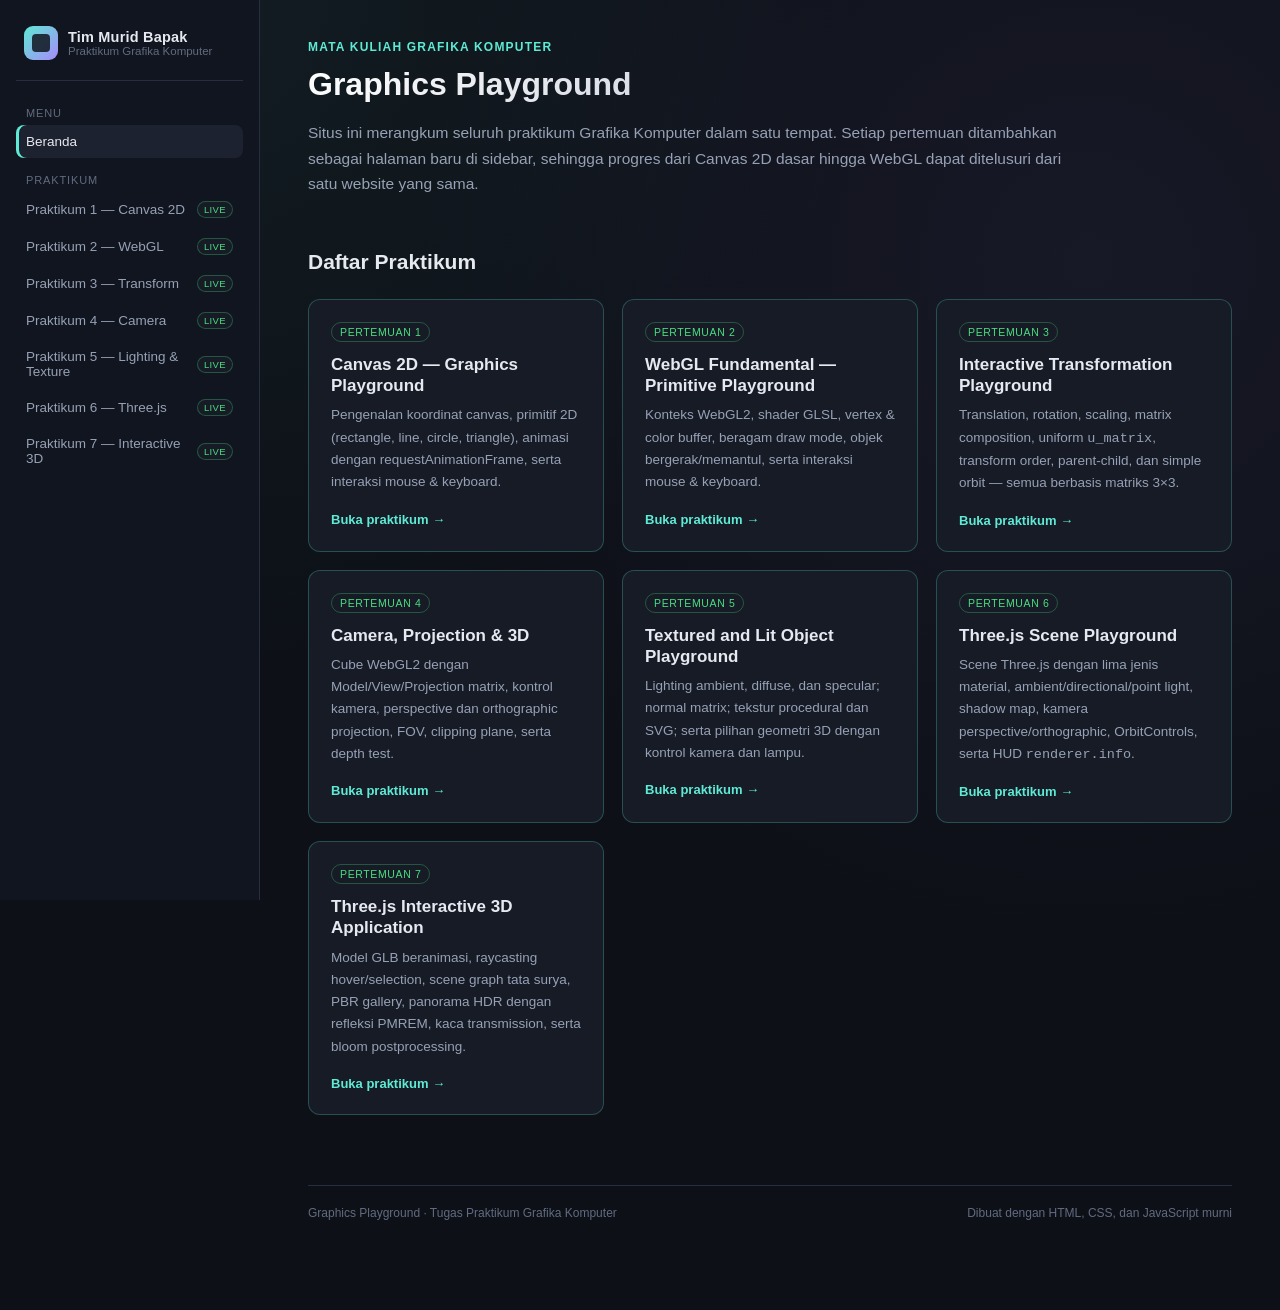
<file: index.html>
<!DOCTYPE html>
<html lang="id">
<head>
<meta charset="UTF-8" />
<meta name="viewport" content="width=device-width, initial-scale=1.0" />
<title>Grafika Komputer — Beranda</title>
<link rel="stylesheet" href="css/style.css" />
</head>
<body data-page="home">

<div class="topbar">
  <button class="menu-btn" data-menu-toggle aria-label="Buka menu"></button>
  <div class="brand-text"><strong>Graphics Playground</strong></div>
</div>

<div class="shell">
  <aside class="sidebar">
    <div class="brand">
      <div class="brand-mark"></div>
      <div class="brand-text">
        <strong>Tim Murid Bapak</strong>
        <span>Praktikum Grafika Komputer</span>
      </div>
    </div>

    <div class="nav-section-label">Menu</div>
    <ul class="nav-list">
      <li><a class="nav-link" data-page="home" href="index.html">Beranda</a></li>
    </ul>

    <div class="nav-section-label">Praktikum</div>
    <ul class="nav-list">
      <li>
        <a class="nav-link" data-page="p1" href="praktikum1.html">
          Praktikum 1 — Canvas 2D
          <span class="nav-badge live">Live</span>
        </a>
      </li>
      <li>
        <a class="nav-link" data-page="p2" href="praktikum2.html">
          Praktikum 2 — WebGL
          <span class="nav-badge live">Live</span>
        </a>
      </li>
      <li>
        <a class="nav-link" data-page="p3" href="praktikum3.html">
          Praktikum 3 — Transform
          <span class="nav-badge live">Live</span>
        </a>
      </li>
      <li>
        <a class="nav-link" data-page="p4" href="praktikum4.html">
          Praktikum 4 — Camera
          <span class="nav-badge live">Live</span>
        </a>
      </li>
      <li>
        <a class="nav-link" data-page="p5" href="praktikum5.html">
          Praktikum 5 — Lighting &amp; Texture
          <span class="nav-badge live">Live</span>
        </a>
      </li>
      <li>
        <a class="nav-link" data-page="p6" href="praktikum6.html">
          Praktikum 6 — Three.js
          <span class="nav-badge live">Live</span>
        </a>
      </li>
      <li>
        <a class="nav-link" data-page="p7" href="praktikum7.html">
          Praktikum 7 — Interactive 3D
          <span class="nav-badge live">Live</span>
        </a>
      </li>
    </ul>
  </aside>

  <main class="main">
    <div class="eyebrow">Mata Kuliah Grafika Komputer</div>
    <h1 class="page-title">Graphics Playground</h1>
    <p class="lede">
      Situs ini merangkum seluruh praktikum Grafika Komputer dalam satu tempat. Setiap pertemuan
      ditambahkan sebagai halaman baru di sidebar, sehingga progres dari Canvas 2D dasar hingga
      WebGL dapat ditelusuri dari satu website yang sama.
    </p>

    <section class="block">
      <div class="section-heading">
        <h2>Daftar Praktikum</h2>
      </div>
      <div class="card-grid">
        <a class="card live" href="praktikum1.html">
          <span class="tag">Pertemuan 1</span>
          <h3>Canvas 2D — Graphics Playground</h3>
          <p>
            Pengenalan koordinat canvas, primitif 2D (rectangle, line, circle, triangle),
            animasi dengan requestAnimationFrame, serta interaksi mouse &amp; keyboard.
          </p>
          <span class="go">Buka praktikum →</span>
        </a>

        <a class="card live" href="praktikum2.html">
          <span class="tag">Pertemuan 2</span>
          <h3>WebGL Fundamental — Primitive Playground</h3>
          <p>
            Konteks WebGL2, shader GLSL, vertex &amp; color buffer, beragam draw mode,
            objek bergerak/memantul, serta interaksi mouse &amp; keyboard.
          </p>
          <span class="go">Buka praktikum →</span>
        </a>

        <a class="card live" href="praktikum3.html">
          <span class="tag">Pertemuan 3</span>
          <h3>Interactive Transformation Playground</h3>
          <p>
            Translation, rotation, scaling, matrix composition, uniform <code>u_matrix</code>,
            transform order, parent-child, dan simple orbit — semua berbasis matriks 3×3.
          </p>
          <span class="go">Buka praktikum →</span>
        </a>

        <a class="card live" href="praktikum4.html">
          <span class="tag">Pertemuan 4</span>
          <h3>Camera, Projection &amp; 3D</h3>
          <p>
            Cube WebGL2 dengan Model/View/Projection matrix, kontrol kamera, perspective dan
            orthographic projection, FOV, clipping plane, serta depth test.
          </p>
          <span class="go">Buka praktikum →</span>
        </a>

        <a class="card live" href="praktikum5.html">
          <span class="tag">Pertemuan 5</span>
          <h3>Textured and Lit Object Playground</h3>
          <p>
            Lighting ambient, diffuse, dan specular; normal matrix; tekstur procedural dan SVG;
            serta pilihan geometri 3D dengan kontrol kamera dan lampu.
          </p>
          <span class="go">Buka praktikum →</span>
        </a>

        <a class="card live" href="praktikum6.html">
          <span class="tag">Pertemuan 6</span>
          <h3>Three.js Scene Playground</h3>
          <p>
            Scene Three.js dengan lima jenis material, ambient/directional/point light, shadow map,
            kamera perspective/orthographic, OrbitControls, serta HUD <code>renderer.info</code>.
          </p>
          <span class="go">Buka praktikum →</span>
        </a>

        <a class="card live" href="praktikum7.html">
          <span class="tag">Pertemuan 7</span>
          <h3>Three.js Interactive 3D Application</h3>
          <p>
            Model GLB beranimasi, raycasting hover/selection, scene graph tata surya, PBR gallery,
            panorama HDR dengan refleksi PMREM, kaca transmission, serta bloom postprocessing.
          </p>
          <span class="go">Buka praktikum →</span>
        </a>
      </div>
    </section>

    <div class="footer-note">
      <span>Graphics Playground · Tugas Praktikum Grafika Komputer</span>
      <span>Dibuat dengan HTML, CSS, dan JavaScript murni</span>
    </div>
  </main>
</div>

<script src="js/nav.js"></script>
</body>
</html>
</file>
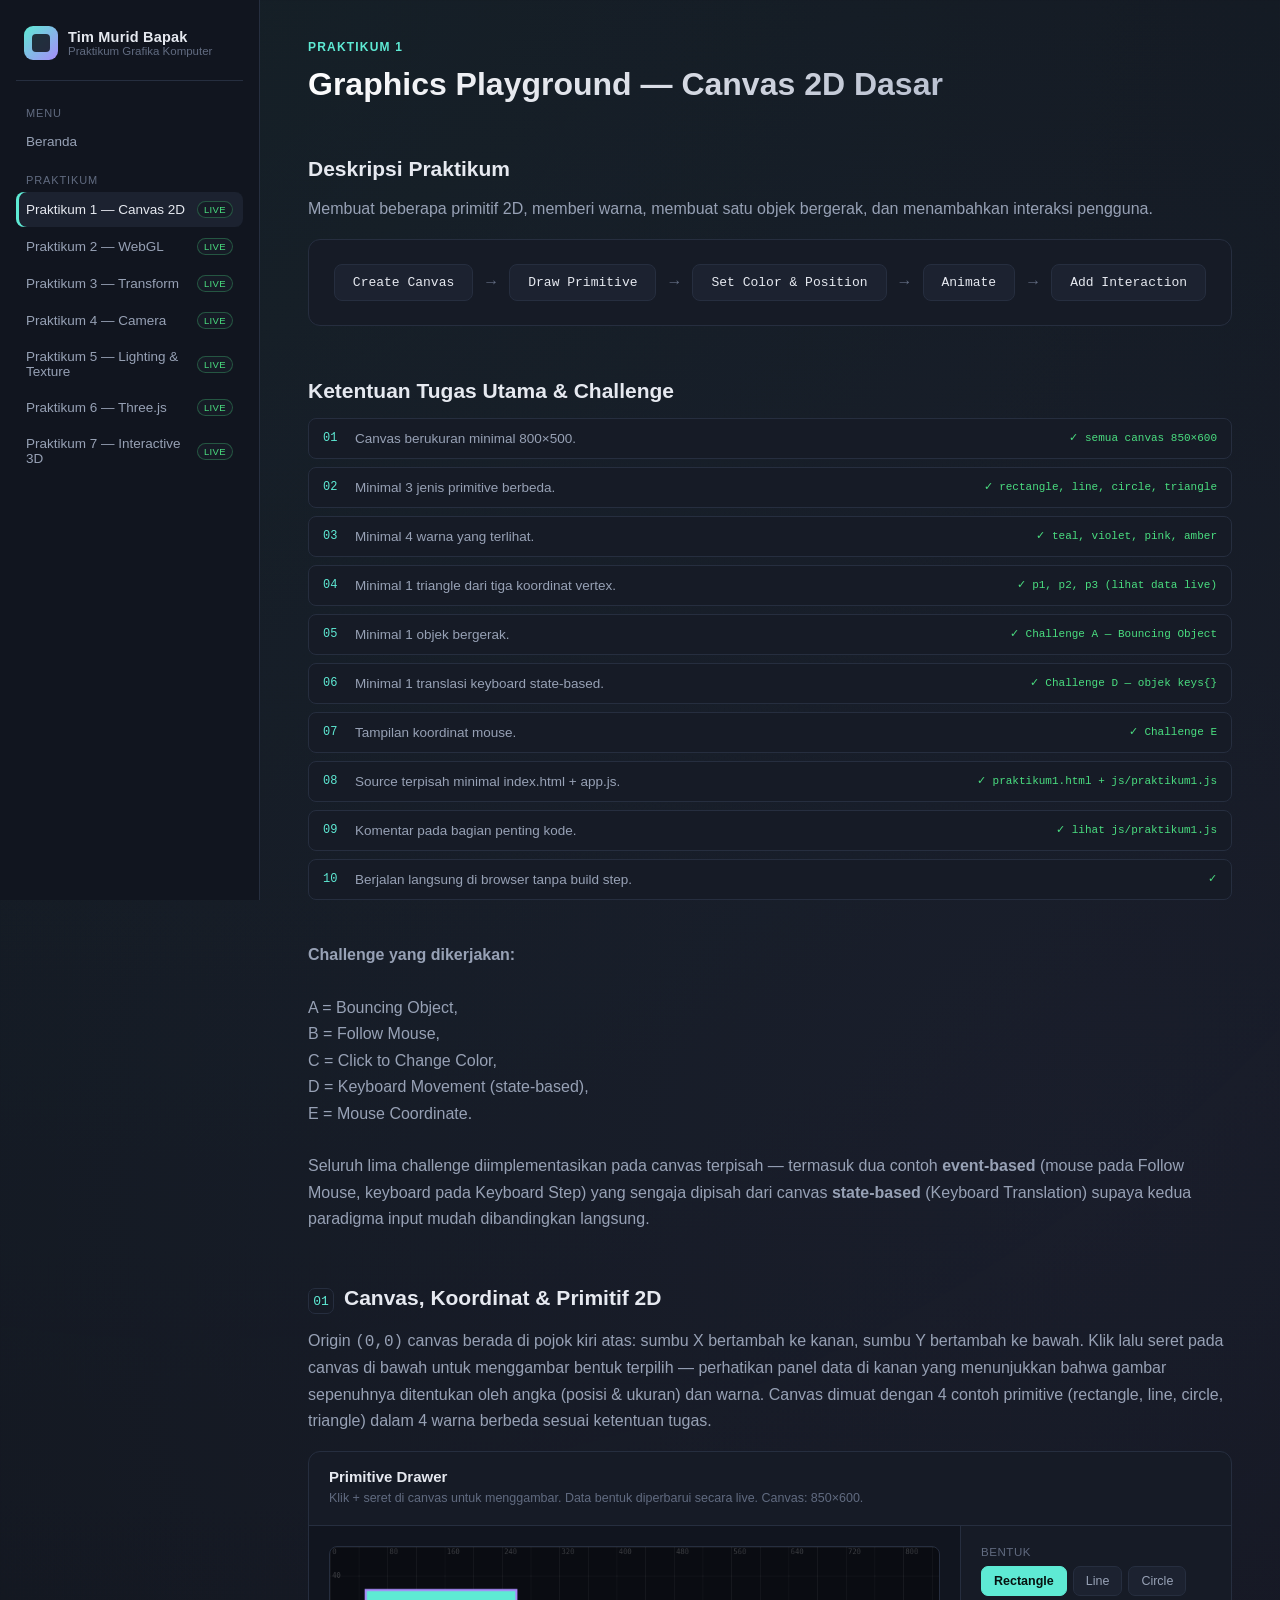
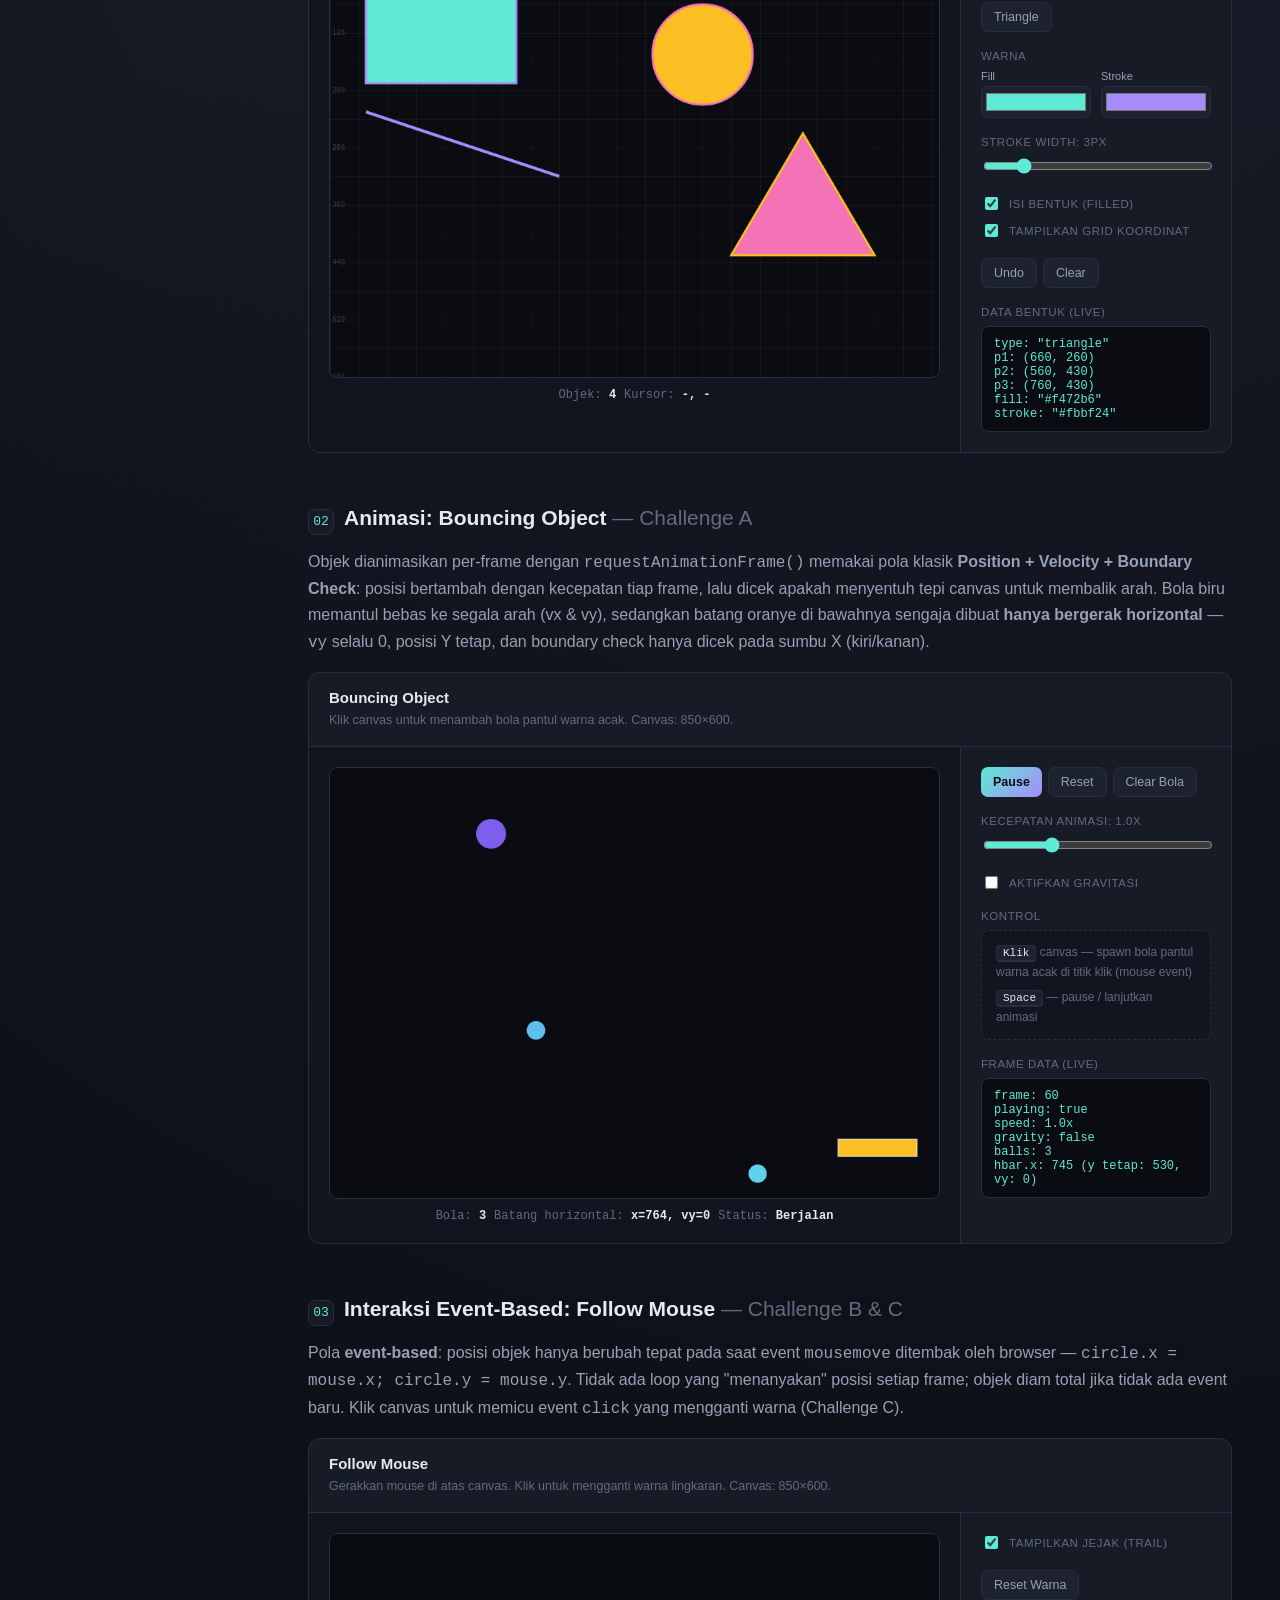
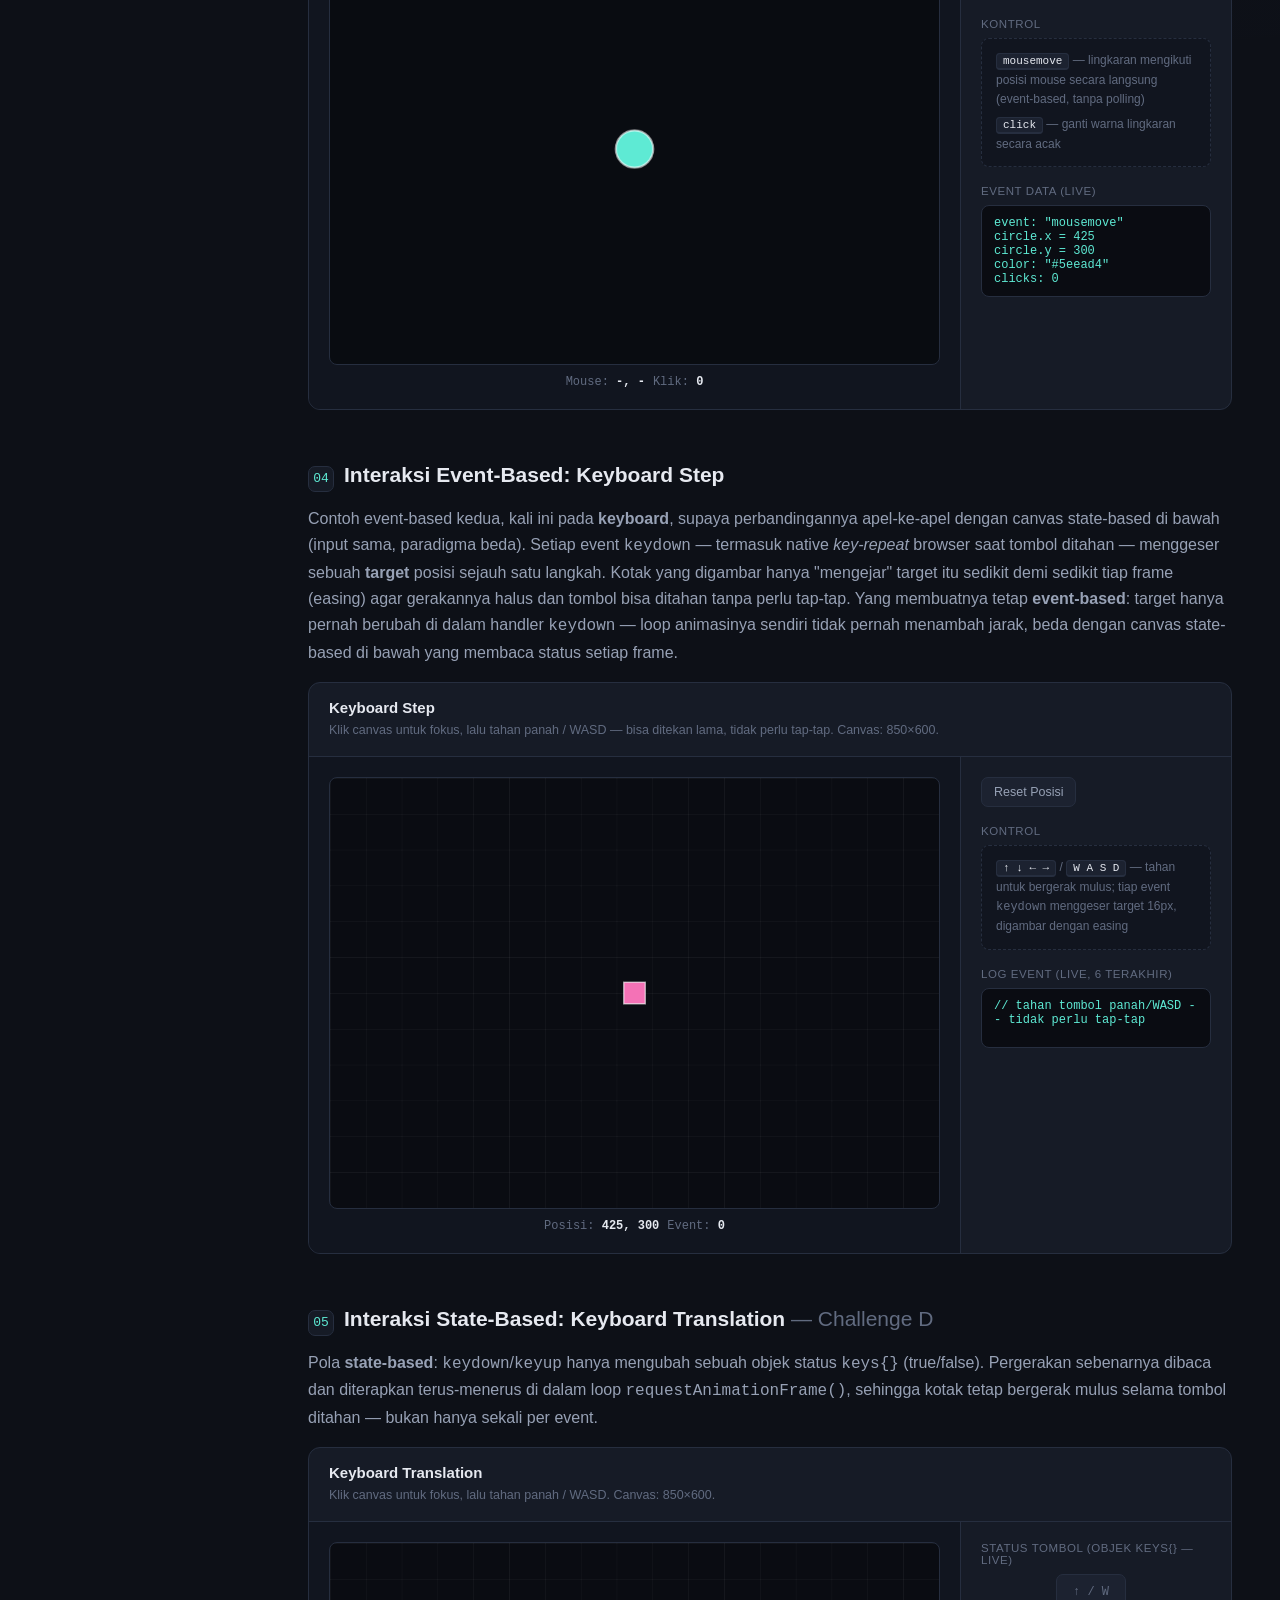
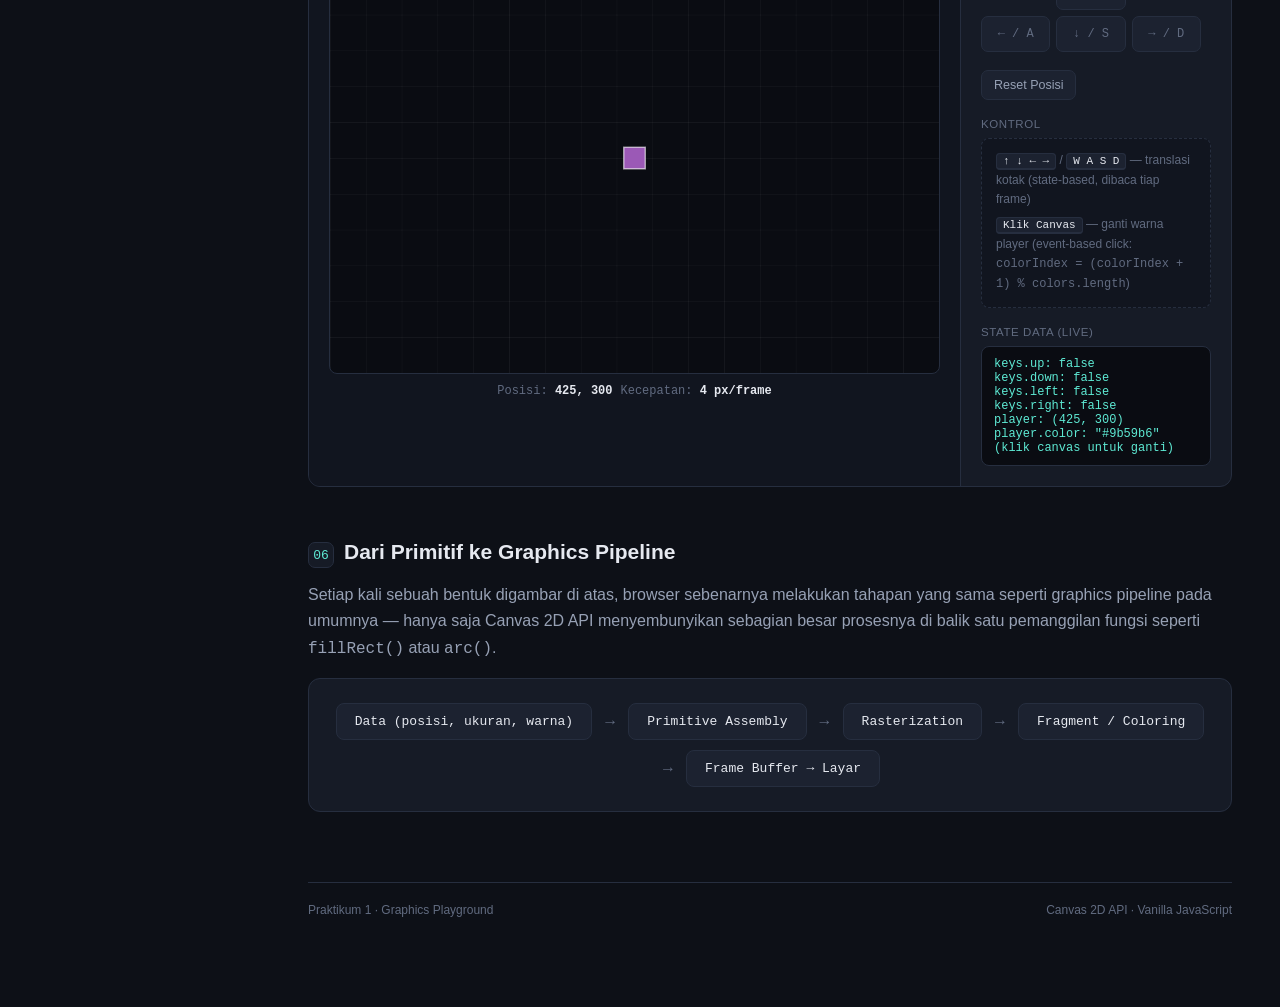
<file: praktikum1.html>
<!DOCTYPE html>
<html lang="id">

<head>
  <meta charset="UTF-8" />
  <meta name="viewport" content="width=device-width, initial-scale=1.0" />
  <title>Praktikum 1 — Graphics Playground</title>
  <link rel="stylesheet" href="css/style.css" />
</head>

<body data-page="p1">

  <div class="topbar">
    <button class="menu-btn" data-menu-toggle aria-label="Buka menu"></button>
    <div class="brand-text"><strong>Praktikum 1</strong></div>
  </div>

  <div class="shell">
    <aside class="sidebar">
      <div class="brand">
        <div class="brand-mark"></div>
        <div class="brand-text">
          <strong>Tim Murid Bapak</strong>
          <span>Praktikum Grafika Komputer</span>
        </div>
      </div>

      <div class="nav-section-label">Menu</div>
      <ul class="nav-list">
        <li><a class="nav-link" data-page="home" href="index.html">Beranda</a></li>
      </ul>

      <div class="nav-section-label">Praktikum</div>
      <ul class="nav-list">
        <li>
          <a class="nav-link" data-page="p1" href="praktikum1.html">
            Praktikum 1 — Canvas 2D
            <span class="nav-badge live">Live</span>
          </a>
        </li>
        <li>
          <a class="nav-link" data-page="p2" href="praktikum2.html">
            Praktikum 2 — WebGL
            <span class="nav-badge live">Live</span>
          </a>
        </li>
        <li>
          <a class="nav-link" data-page="p3" href="praktikum3.html">
            Praktikum 3 — Transform
            <span class="nav-badge live">Live</span>
          </a>
        </li>
        <li>
          <a class="nav-link" data-page="p4" href="praktikum4.html">
            Praktikum 4 — Camera
            <span class="nav-badge live">Live</span>
          </a>
        </li>
        <li>
          <a class="nav-link" data-page="p5" href="praktikum5.html">
            Praktikum 5 — Lighting &amp; Texture
            <span class="nav-badge live">Live</span>
          </a>
        </li>
        <li>
          <a class="nav-link" data-page="p6" href="praktikum6.html">
            Praktikum 6 — Three.js
            <span class="nav-badge live">Live</span>
          </a>
        </li>
        <li>
          <a class="nav-link" data-page="p7" href="praktikum7.html">
            Praktikum 7 — Interactive 3D
            <span class="nav-badge live">Live</span>
          </a>
        </li>
      </ul>
    </aside>

    <main class="main">
      <div class="eyebrow">Praktikum 1</div>
      <h1 class="page-title">Graphics Playground — Canvas 2D Dasar</h1>

      <!-- 1. DESKRIPSI -->
      <section class="block">
        <div class="section-heading">
          <h2>Deskripsi Praktikum</h2>
        </div>
        <p>
          Membuat beberapa primitif 2D, memberi warna, membuat satu objek bergerak, dan
          menambahkan interaksi pengguna.
        </p>
        <div class="flow-box">
          <div class="flow-step">Create Canvas</div>
          <div class="flow-arrow">→</div>
          <div class="flow-step">Draw Primitive</div>
          <div class="flow-arrow">→</div>
          <div class="flow-step">Set Color &amp; Position</div>
          <div class="flow-arrow">→</div>
          <div class="flow-step">Animate</div>
          <div class="flow-arrow">→</div>
          <div class="flow-step">Add Interaction</div>
        </div>
      </section>

      <!-- 2b. KETENTUAN TUGAS UTAMA & CHALLENGE (rubrik detail) -->
      <section class="block">
        <div class="section-heading">
          <h2>Ketentuan Tugas Utama &amp; Challenge</h2>
        </div>

        <ul class="objectives">
          <li><span class="idx">01</span><span>Canvas berukuran minimal 800×500.</span><span class="check">✓ semua
              canvas 850×600</span></li>
          <li><span class="idx">02</span><span>Minimal 3 jenis primitive berbeda.</span><span class="check">✓ rectangle,
              line, circle, triangle</span></li>
          <li><span class="idx">03</span><span>Minimal 4 warna yang terlihat.</span><span class="check">✓ teal, violet,
              pink, amber</span></li>
          <li><span class="idx">04</span><span>Minimal 1 triangle dari tiga koordinat vertex.</span><span
              class="check">✓ p1, p2, p3 (lihat data live)</span></li>
          <li><span class="idx">05</span><span>Minimal 1 objek bergerak.</span><span class="check">✓ Challenge A —
              Bouncing Object</span></li>
          <li><span class="idx">06</span><span>Minimal 1 translasi keyboard state-based.</span><span class="check">✓
              Challenge D — objek keys{}</span></li>
          <li><span class="idx">07</span><span>Tampilan koordinat mouse.</span><span class="check">✓ Challenge E</span>
          </li>
          <li><span class="idx">08</span><span>Source terpisah minimal index.html + app.js.</span><span class="check">✓
              praktikum1.html + js/praktikum1.js</span></li>
          <li><span class="idx">09</span><span>Komentar pada bagian penting kode.</span><span class="check">✓ lihat
              js/praktikum1.js</span></li>
          <li><span class="idx">10</span><span>Berjalan langsung di browser tanpa build step.</span><span
              class="check">✓</span></li>
        </ul>
        <p style="margin-top:16px;">
          <br>
          <strong>Challenge yang dikerjakan:</strong> <br>
          <br>A = Bouncing Object,
          <br>B = Follow Mouse,
          <br>C = Click to Change Color,
          <br>D = Keyboard Movement (state-based),
          <br>E = Mouse Coordinate.<br>
          <br>Seluruh lima challenge diimplementasikan pada canvas terpisah — termasuk dua contoh
          <strong>event-based</strong> (mouse pada Follow Mouse, keyboard pada Keyboard Step)
          yang sengaja dipisah dari canvas <strong>state-based</strong> (Keyboard Translation)
          supaya kedua paradigma input mudah dibandingkan langsung.
        </p>
      </section>

      <!-- 3. PRIMITIF & KOORDINAT -->
      <section class="block">
        <div class="section-heading">
          <span class="num">01</span>
          <h2>Canvas, Koordinat &amp; Primitif 2D</h2>
        </div>
        <p>
          Origin <code>(0,0)</code> canvas berada di pojok kiri atas: sumbu X bertambah ke kanan,
          sumbu Y bertambah ke bawah. Klik lalu seret pada canvas di bawah untuk menggambar bentuk
          terpilih — perhatikan panel data di kanan yang menunjukkan bahwa gambar sepenuhnya
          ditentukan oleh angka (posisi &amp; ukuran) dan warna. Canvas dimuat dengan 4 contoh
          primitive (rectangle, line, circle, triangle) dalam 4 warna berbeda sesuai ketentuan tugas.
        </p>

        <div class="playground">
          <div class="playground-header">
            <div>
              <h3>Primitive Drawer</h3>
              <p class="desc">Klik + seret di canvas untuk menggambar. Data bentuk diperbarui secara live. Canvas:
                850×600.</p>
            </div>
          </div>
          <div class="playground-body">
            <div class="canvas-wrap">
              <canvas id="canvas-primitives" width="850" height="600"></canvas>
              <div class="stat-row">
                <span>Objek: <b id="p1-count">0</b></span>
                <span>Kursor: <b id="p1-cursor">-, -</b></span>
              </div>
            </div>
            <div class="controls">
              <div class="control-group">
                <label>Bentuk</label>
                <div class="btn-row" id="p1-shapes">
                  <button class="btn active" data-shape="rectangle">Rectangle</button>
                  <button class="btn" data-shape="line">Line</button>
                  <button class="btn" data-shape="circle">Circle</button>
                  <button class="btn" data-shape="triangle">Triangle</button>
                </div>
              </div>

              <div class="control-group">
                <label>Warna</label>
                <div class="color-row">
                  <div class="color-field">
                    <span>Fill</span>
                    <input type="color" id="p1-fill" value="#5eead4" />
                  </div>
                  <div class="color-field">
                    <span>Stroke</span>
                    <input type="color" id="p1-stroke" value="#a78bfa" />
                  </div>
                </div>
              </div>

              <div class="control-group">
                <label>Stroke width: <span id="p1-strokewidth-val">3</span>px</label>
                <input type="range" id="p1-strokewidth" min="1" max="14" value="3" />
              </div>

              <div class="control-group">
                <label class="check-row"><input type="checkbox" id="p1-filled" checked /> Isi bentuk (filled)</label>
                <label class="check-row"><input type="checkbox" id="p1-grid" checked /> Tampilkan grid koordinat</label>
              </div>

              <div class="control-group">
                <div class="btn-row">
                  <button class="btn" id="p1-undo">Undo</button>
                  <button class="btn" id="p1-clear">Clear</button>
                </div>
              </div>

              <div class="control-group">
                <label>Data bentuk (live)</label>
                <div class="readout" id="p1-readout">// seret pada canvas untuk mulai menggambar</div>
              </div>
            </div>
          </div>
        </div>
      </section>

      <!-- 4. ANIMASI: BOUNCING OBJECT (Challenge A) -->
      <section class="block">
        <div class="section-heading">
          <span class="num">02</span>
          <h2>Animasi: Bouncing Object <span style="color:var(--text-faint); font-weight:400;">— Challenge A</span></h2>
        </div>
        <p>
          Objek dianimasikan per-frame dengan <code>requestAnimationFrame()</code> memakai pola
          klasik <strong>Position + Velocity + Boundary Check</strong>: posisi bertambah dengan
          kecepatan tiap frame, lalu dicek apakah menyentuh tepi canvas untuk membalik arah. Bola
          biru memantul bebas ke segala arah (vx &amp; vy), sedangkan batang oranye di bawahnya
          sengaja dibuat <strong>hanya bergerak horizontal</strong> — <code>vy</code> selalu 0,
          posisi Y tetap, dan boundary check hanya dicek pada sumbu X (kiri/kanan).
        </p>

        <div class="playground">
          <div class="playground-header">
            <div>
              <h3>Bouncing Object</h3>
              <p class="desc">Klik canvas untuk menambah bola pantul warna acak. Canvas: 850×600.</p>
            </div>
          </div>
          <div class="playground-body">
            <div class="canvas-wrap">
              <canvas id="canvas-anim" width="850" height="600"></canvas>
              <div class="stat-row">
                <span>Bola: <b id="p2-count">0</b></span>
                <span>Batang horizontal: <b id="p2-hbar">vy = 0</b></span>
                <span>Status: <b id="p2-status">Berjalan</b></span>
              </div>
            </div>
            <div class="controls">
              <div class="control-group">
                <div class="btn-row">
                  <button class="btn primary" id="p2-playpause">Pause</button>
                  <button class="btn" id="p2-reset">Reset</button>
                  <button class="btn" id="p2-clearballs">Clear Bola</button>
                </div>
              </div>

              <div class="control-group">
                <label>Kecepatan animasi: <span id="p2-speed-val">1.0x</span></label>
                <input type="range" id="p2-speed" min="0.2" max="3" step="0.1" value="1" />
              </div>

              <div class="control-group">
                <label class="check-row"><input type="checkbox" id="p2-gravity" /> Aktifkan gravitasi</label>
              </div>

              <div class="control-group">
                <label>Kontrol</label>
                <div class="hint">
                  <div><kbd>Klik</kbd> canvas — spawn bola pantul warna acak di titik klik (mouse event)</div>
                  <div style="margin-top:6px;"><kbd>Space</kbd> — pause / lanjutkan animasi</div>
                </div>
              </div>

              <div class="control-group">
                <label>Frame data (live)</label>
                <div class="readout" id="p2-readout">// requestAnimationFrame belum berjalan</div>
              </div>
            </div>
          </div>
        </div>
      </section>

      <!-- 5. EVENT-BASED: FOLLOW MOUSE (Challenge B + C) -->
      <section class="block">
        <div class="section-heading">
          <span class="num">03</span>
          <h2>Interaksi Event-Based: Follow Mouse <span style="color:var(--text-faint); font-weight:400;">— Challenge B
              &amp; C</span></h2>
        </div>
        <p>
          Pola <strong>event-based</strong>: posisi objek hanya berubah tepat pada saat event
          <code>mousemove</code> ditembak oleh browser — <code>circle.x = mouse.x; circle.y = mouse.y</code>.
          Tidak ada loop yang "menanyakan" posisi setiap frame; objek diam total jika tidak ada event baru.
          Klik canvas untuk memicu event <code>click</code> yang mengganti warna (Challenge C).
        </p>

        <div class="playground">
          <div class="playground-header">
            <div>
              <h3>Follow Mouse</h3>
              <p class="desc">Gerakkan mouse di atas canvas. Klik untuk mengganti warna lingkaran. Canvas: 850×600.</p>
            </div>
          </div>
          <div class="playground-body">
            <div class="canvas-wrap">
              <canvas id="canvas-follow" width="850" height="600"></canvas>
              <div class="stat-row">
                <span>Mouse: <b id="p3-cursor">-, -</b></span>
                <span>Klik: <b id="p3-clicks">0</b></span>
              </div>
            </div>
            <div class="controls">
              <div class="control-group">
                <label class="check-row"><input type="checkbox" id="p3-trail" checked /> Tampilkan jejak (trail)</label>
              </div>
              <div class="control-group">
                <div class="btn-row">
                  <button class="btn" id="p3-reset">Reset Warna</button>
                </div>
              </div>
              <div class="control-group">
                <label>Kontrol</label>
                <div class="hint">
                  <div><kbd>mousemove</kbd> — lingkaran mengikuti posisi mouse secara langsung (event-based, tanpa
                    polling)</div>
                  <div style="margin-top:6px;"><kbd>click</kbd> — ganti warna lingkaran secara acak</div>
                </div>
              </div>
              <div class="control-group">
                <label>Event data (live)</label>
                <div class="readout" id="p3-readout">// gerakkan mouse ke atas canvas</div>
              </div>
            </div>
          </div>
        </div>
      </section>

      <!-- 6. EVENT-BASED: KEYBOARD STEP -->
      <section class="block">
        <div class="section-heading">
          <span class="num">04</span>
          <h2>Interaksi Event-Based: Keyboard Step</h2>
        </div>
        <p>
          Contoh event-based kedua, kali ini pada <strong>keyboard</strong>, supaya
          perbandingannya apel-ke-apel dengan canvas state-based di bawah (input sama,
          paradigma beda). Setiap event <code>keydown</code> — termasuk native
          <em>key-repeat</em> browser saat tombol ditahan — menggeser sebuah
          <strong>target</strong> posisi sejauh satu langkah. Kotak yang digambar hanya
          "mengejar" target itu sedikit demi sedikit tiap frame (easing) agar gerakannya
          halus dan tombol bisa ditahan tanpa perlu tap-tap. Yang membuatnya tetap
          <strong>event-based</strong>: target hanya pernah berubah di dalam handler
          <code>keydown</code> — loop animasinya sendiri tidak pernah menambah jarak,
          beda dengan canvas state-based di bawah yang membaca status setiap frame.
        </p>

        <div class="playground">
          <div class="playground-header">
            <div>
              <h3>Keyboard Step</h3>
              <p class="desc">Klik canvas untuk fokus, lalu tahan panah / WASD — bisa ditekan lama, tidak perlu tap-tap.
                Canvas: 850×600.</p>
            </div>
          </div>
          <div class="playground-body">
            <div class="canvas-wrap">
              <canvas id="canvas-key-event" width="850" height="600" tabindex="0"></canvas>
              <div class="stat-row">
                <span>Posisi: <b id="p4b-pos">425, 300</b></span>
                <span>Event: <b id="p4b-steps">0</b></span>
              </div>
            </div>
            <div class="controls">
              <div class="control-group">
                <div class="btn-row">
                  <button class="btn" id="p4b-reset">Reset Posisi</button>
                </div>
              </div>

              <div class="control-group">
                <label>Kontrol</label>
                <div class="hint">
                  <div><kbd>↑ ↓ ← →</kbd> / <kbd>W A S D</kbd> — tahan untuk bergerak mulus; tiap event
                    <code>keydown</code> menggeser target 16px, digambar dengan easing</div>
                </div>
              </div>

              <div class="control-group">
                <label>Log event (live, 6 terakhir)</label>
                <div class="readout" id="p4b-readout">// tahan tombol panah/WASD -- tidak perlu tap-tap</div>
              </div>
            </div>
          </div>
        </div>
      </section>

      <!-- 7. STATE-BASED: KEYBOARD TRANSLATION (Challenge D) -->
      <section class="block">
        <div class="section-heading">
          <span class="num">05</span>
          <h2>Interaksi State-Based: Keyboard Translation <span style="color:var(--text-faint); font-weight:400;">—
              Challenge D</span></h2>
        </div>
        <p>
          Pola <strong>state-based</strong>: <code>keydown</code>/<code>keyup</code> hanya
          mengubah sebuah objek status <code>keys{}</code> (true/false). Pergerakan sebenarnya
          dibaca dan diterapkan terus-menerus di dalam loop <code>requestAnimationFrame()</code>,
          sehingga kotak tetap bergerak mulus selama tombol ditahan — bukan hanya sekali per event.
        </p>

        <div class="playground">
          <div class="playground-header">
            <div>
              <h3>Keyboard Translation</h3>
              <p class="desc">Klik canvas untuk fokus, lalu tahan panah / WASD. Canvas: 850×600.</p>
            </div>
          </div>
          <div class="playground-body">
            <div class="canvas-wrap">
              <canvas id="canvas-keystate" width="850" height="600" tabindex="0"></canvas>
              <div class="stat-row">
                <span>Posisi: <b id="p4-pos">400, 250</b></span>
                <span>Kecepatan: <b id="p4-speed">4 px/frame</b></span>
              </div>
            </div>
            <div class="controls">
              <div class="control-group">
                <label>Status tombol (objek keys{} — live)</label>
                <div class="key-grid">
                  <div class="key-badge empty"></div>
                  <div class="key-badge" data-key="up">↑ / W</div>
                  <div class="key-badge empty"></div>
                  <div class="key-badge" data-key="left">← / A</div>
                  <div class="key-badge" data-key="down">↓ / S</div>
                  <div class="key-badge" data-key="right">→ / D</div>
                </div>
              </div>

              <div class="control-group">
                <div class="btn-row">
                  <button class="btn" id="p4-reset">Reset Posisi</button>
                </div>
              </div>

              <div class="control-group">
                <label>Kontrol</label>
                <div class="hint">
                  <div><kbd>↑ ↓ ← →</kbd> / <kbd>W A S D</kbd> — translasi kotak (state-based, dibaca tiap frame)</div>
                  <div style="margin-top:6px;"><kbd>Klik Canvas</kbd> — ganti warna player (event-based click:
                    <code>colorIndex = (colorIndex + 1) % colors.length</code>)</div>
                </div>
              </div>

              <div class="control-group">
                <label>State data (live)</label>
                <div class="readout" id="p4-readout">// fokuskan canvas lalu tekan tombol</div>
              </div>
            </div>
          </div>
        </div>
      </section>

      <!-- 8. PIPELINE -->
      <section class="block">
        <div class="section-heading">
          <span class="num">06</span>
          <h2>Dari Primitif ke Graphics Pipeline</h2>
        </div>
        <p>
          Setiap kali sebuah bentuk digambar di atas, browser sebenarnya melakukan tahapan yang
          sama seperti graphics pipeline pada umumnya — hanya saja Canvas 2D API menyembunyikan
          sebagian besar prosesnya di balik satu pemanggilan fungsi seperti
          <code>fillRect()</code> atau <code>arc()</code>.
        </p>
        <div class="flow-box">
          <div class="flow-step">Data (posisi, ukuran, warna)</div>
          <div class="flow-arrow">→</div>
          <div class="flow-step">Primitive Assembly</div>
          <div class="flow-arrow">→</div>
          <div class="flow-step">Rasterization</div>
          <div class="flow-arrow">→</div>
          <div class="flow-step">Fragment / Coloring</div>
          <div class="flow-arrow">→</div>
          <div class="flow-step">Frame Buffer → Layar</div>
        </div>
      </section>

      <div class="footer-note">
        <span>Praktikum 1 · Graphics Playground</span>
        <span>Canvas 2D API · Vanilla JavaScript</span>
      </div>
    </main>
  </div>

  <script src="js/nav.js"></script>
  <script src="js/praktikum1.js"></script>
</body>

</html>
</file>
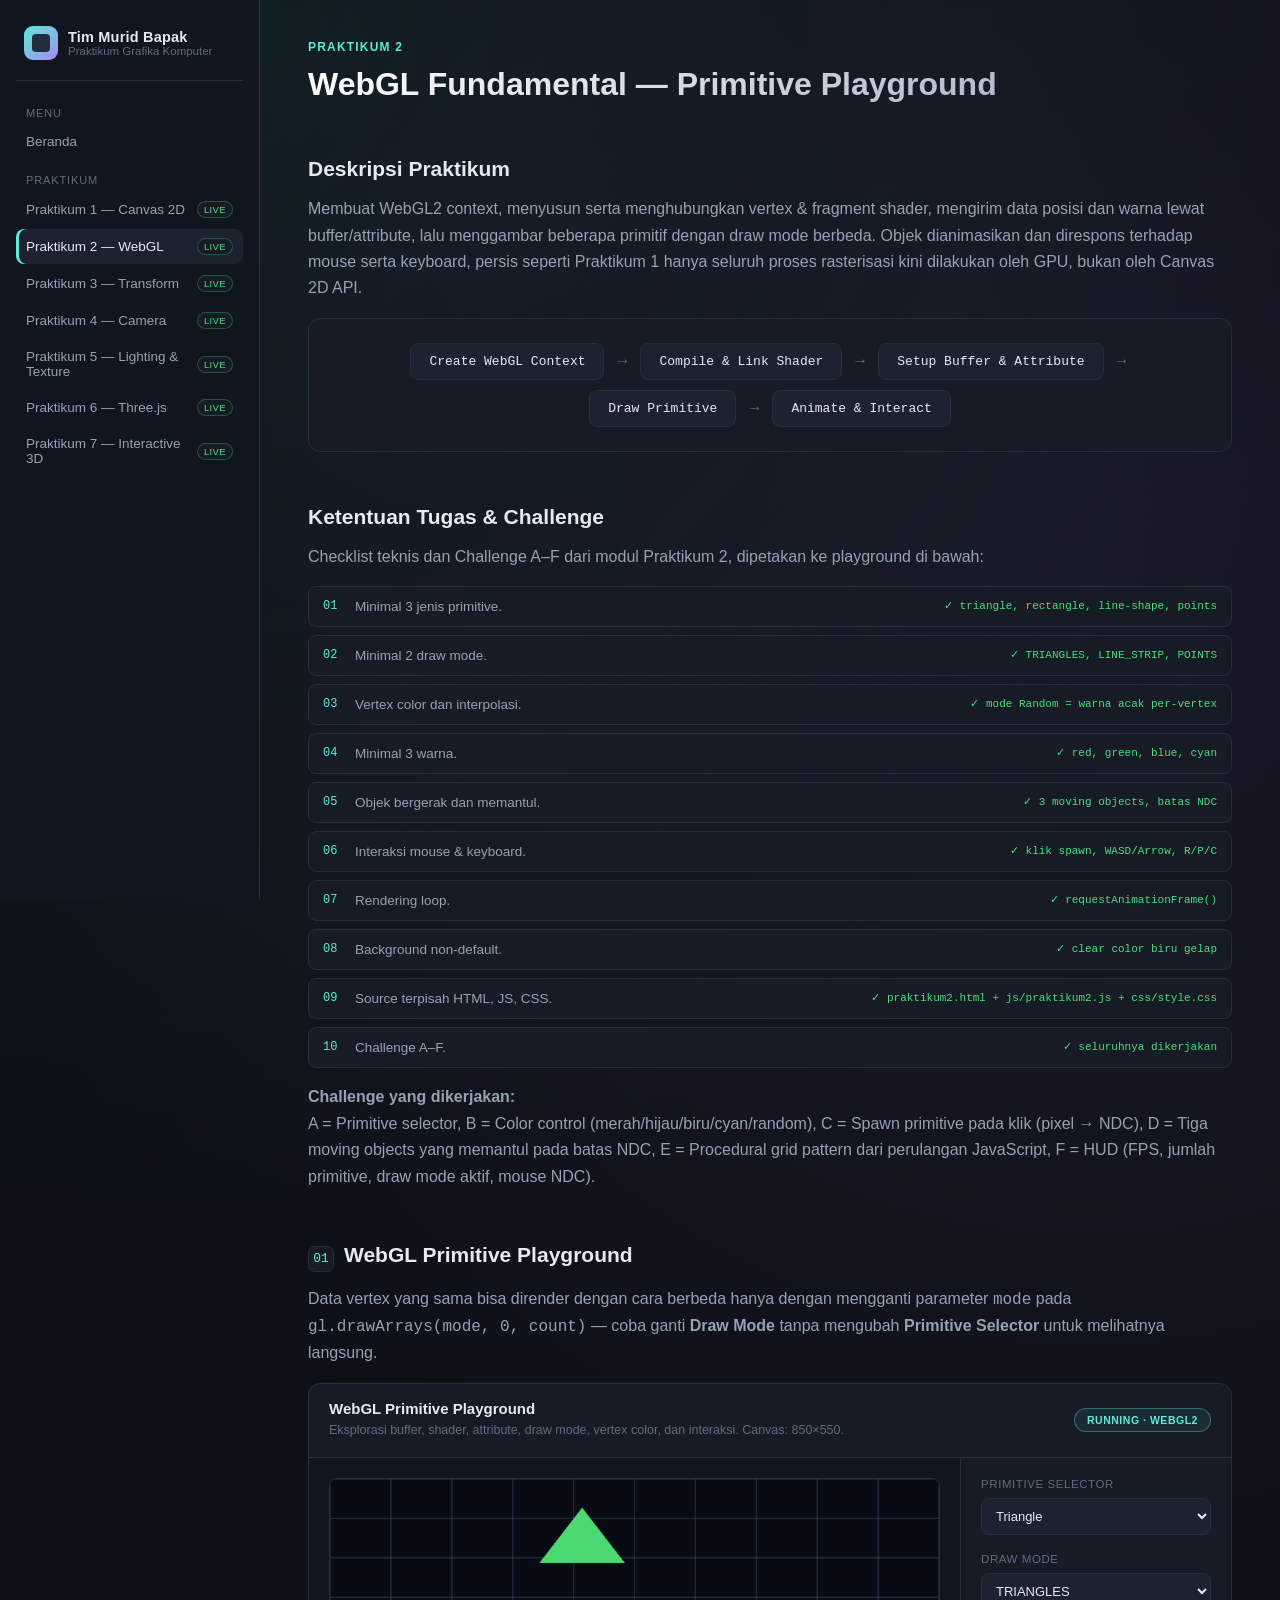
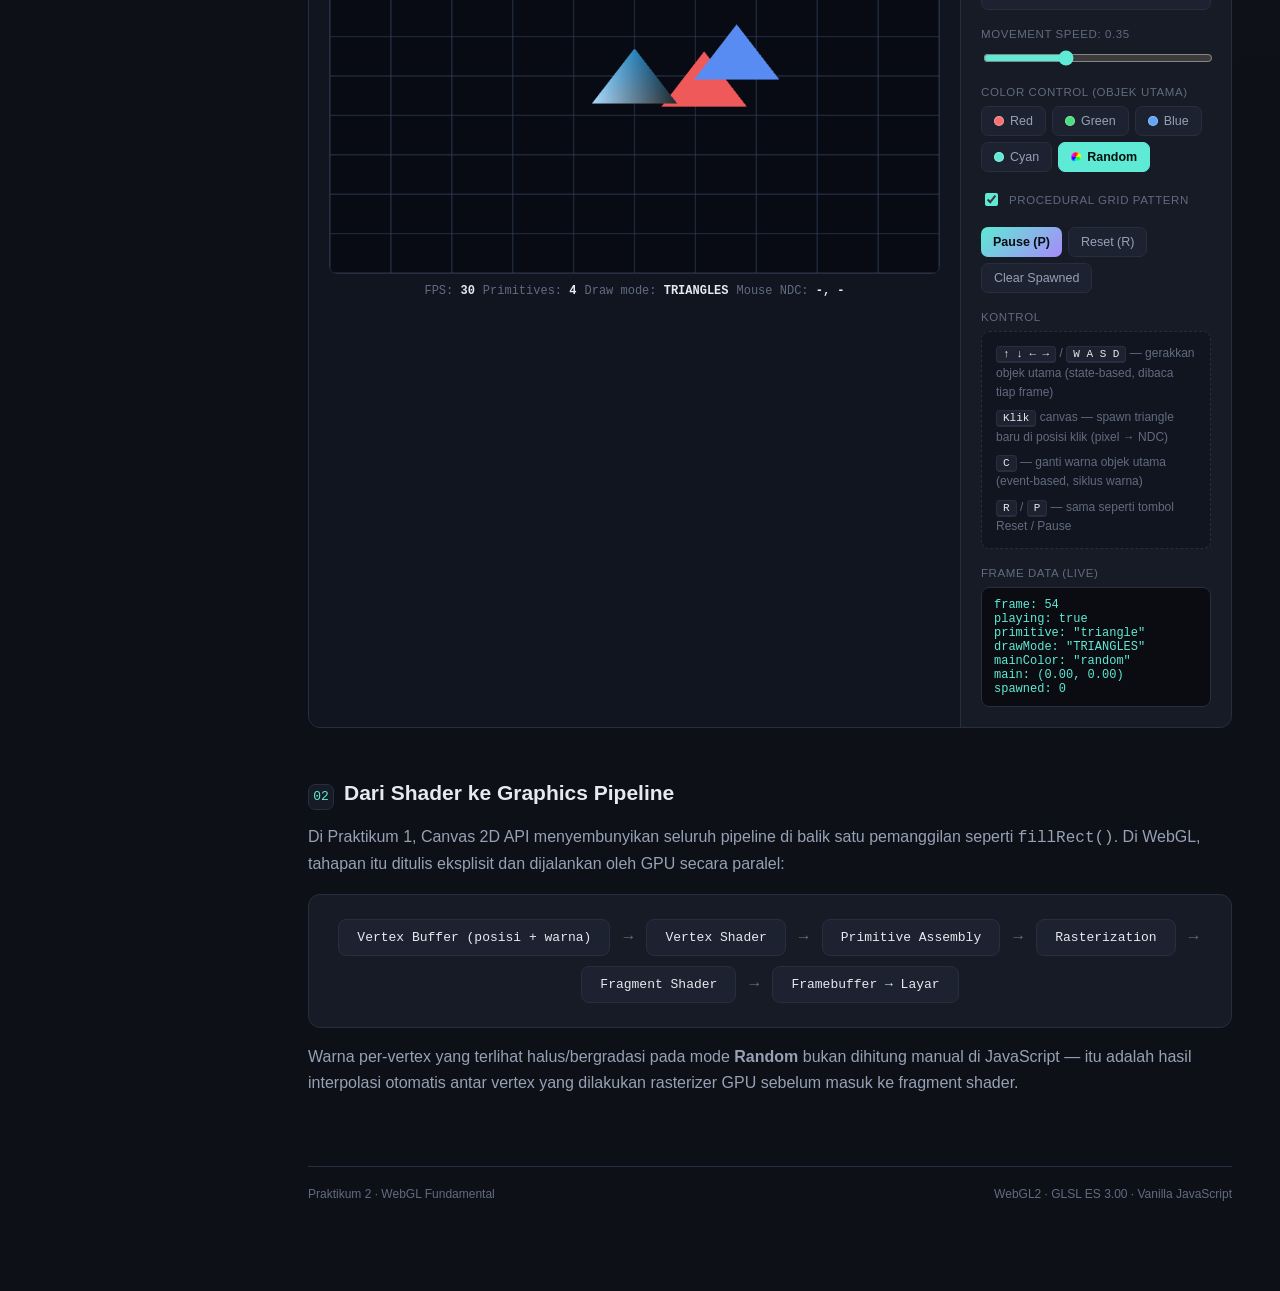
<file: praktikum2.html>
<!DOCTYPE html>
<html lang="id">

<head>
  <meta charset="UTF-8" />
  <meta name="viewport" content="width=device-width, initial-scale=1.0" />
  <title>Praktikum 2 — WebGL Fundamental</title>
  <link rel="stylesheet" href="css/style.css" />
</head>

<body data-page="p2">

  <div class="topbar">
    <button class="menu-btn" data-menu-toggle aria-label="Buka menu"></button>
    <div class="brand-text"><strong>Praktikum 2</strong></div>
  </div>

  <div class="shell">
    <aside class="sidebar">
      <div class="brand">
        <div class="brand-mark"></div>
        <div class="brand-text">
          <strong>Tim Murid Bapak</strong>
          <span>Praktikum Grafika Komputer</span>
        </div>
      </div>

      <div class="nav-section-label">Menu</div>
      <ul class="nav-list">
        <li><a class="nav-link" data-page="home" href="index.html">Beranda</a></li>
      </ul>

      <div class="nav-section-label">Praktikum</div>
      <ul class="nav-list">
        <li>
          <a class="nav-link" data-page="p1" href="praktikum1.html">
            Praktikum 1 — Canvas 2D
            <span class="nav-badge live">Live</span>
          </a>
        </li>
        <li>
          <a class="nav-link" data-page="p2" href="praktikum2.html">
            Praktikum 2 — WebGL
            <span class="nav-badge live">Live</span>
          </a>
        </li>
        <li>
          <a class="nav-link" data-page="p3" href="praktikum3.html">
            Praktikum 3 — Transform
            <span class="nav-badge live">Live</span>
          </a>
        </li>
        <li>
          <a class="nav-link" data-page="p4" href="praktikum4.html">
            Praktikum 4 — Camera
            <span class="nav-badge live">Live</span>
          </a>
        </li>
        <li>
          <a class="nav-link" data-page="p5" href="praktikum5.html">
            Praktikum 5 — Lighting &amp; Texture
            <span class="nav-badge live">Live</span>
          </a>
        </li>
        <li>
          <a class="nav-link" data-page="p6" href="praktikum6.html">
            Praktikum 6 — Three.js
            <span class="nav-badge live">Live</span>
          </a>
        </li>
        <li>
          <a class="nav-link" data-page="p7" href="praktikum7.html">
            Praktikum 7 — Interactive 3D
            <span class="nav-badge live">Live</span>
          </a>
        </li>
      </ul>
    </aside>

    <main class="main">
      <div class="eyebrow">Praktikum 2</div>
      <h1 class="page-title">WebGL Fundamental — Primitive Playground</h1>
      
      <!-- 1. DESKRIPSI -->
      <section class="block">
        <div class="section-heading">
          <h2>Deskripsi Praktikum</h2>
        </div>
        <p>
          Membuat WebGL2 context, menyusun serta menghubungkan vertex &amp; fragment shader,
          mengirim data posisi dan warna lewat buffer/attribute, lalu menggambar beberapa primitif
          dengan draw mode berbeda. Objek dianimasikan dan direspons terhadap mouse serta keyboard,
          persis seperti Praktikum 1 hanya seluruh proses rasterisasi kini dilakukan oleh GPU,
          bukan oleh Canvas 2D API.
        </p>
        <div class="flow-box">
          <div class="flow-step">Create WebGL Context</div>
          <div class="flow-arrow">→</div>
          <div class="flow-step">Compile &amp; Link Shader</div>
          <div class="flow-arrow">→</div>
          <div class="flow-step">Setup Buffer &amp; Attribute</div>
          <div class="flow-arrow">→</div>
          <div class="flow-step">Draw Primitive</div>
          <div class="flow-arrow">→</div>
          <div class="flow-step">Animate &amp; Interact</div>
        </div>
      </section>

      <!-- 2. KETENTUAN & CHALLENGE -->
      <section class="block">
        <div class="section-heading">
          <h2>Ketentuan Tugas &amp; Challenge</h2>
        </div>
        <p>Checklist teknis dan Challenge A–F dari modul Praktikum 2, dipetakan ke playground di bawah:</p>
        <ul class="objectives">
          <li><span class="idx">01</span><span>Minimal 3 jenis primitive.</span><span class="check">✓ triangle, rectangle, line-shape, points</span></li>
          <li><span class="idx">02</span><span>Minimal 2 draw mode.</span><span class="check">✓ TRIANGLES, LINE_STRIP, POINTS</span></li>
          <li><span class="idx">03</span><span>Vertex color dan interpolasi.</span><span class="check">✓ mode Random = warna acak per-vertex</span></li>
          <li><span class="idx">04</span><span>Minimal 3 warna.</span><span class="check">✓ red, green, blue, cyan</span></li>
          <li><span class="idx">05</span><span>Objek bergerak dan memantul.</span><span class="check">✓ 3 moving objects, batas NDC</span></li>
          <li><span class="idx">06</span><span>Interaksi mouse &amp; keyboard.</span><span class="check">✓ klik spawn, WASD/Arrow, R/P/C</span></li>
          <li><span class="idx">07</span><span>Rendering loop.</span><span class="check">✓ requestAnimationFrame()</span></li>
          <li><span class="idx">08</span><span>Background non-default.</span><span class="check">✓ clear color biru gelap</span></li>
          <li><span class="idx">09</span><span>Source terpisah HTML, JS, CSS.</span><span class="check">✓ praktikum2.html + js/praktikum2.js + css/style.css</span></li>
          <li><span class="idx">10</span><span>Challenge A–F.</span><span class="check">✓ seluruhnya dikerjakan</span></li>
        </ul>
        <p style="margin-top:16px;">
          <strong>Challenge yang dikerjakan:</strong><br>
          A = Primitive selector, B = Color control (merah/hijau/biru/cyan/random),
          C = Spawn primitive pada klik (pixel → NDC), D = Tiga moving objects yang memantul
          pada batas NDC, E = Procedural grid pattern dari perulangan JavaScript,
          F = HUD (FPS, jumlah primitive, draw mode aktif, mouse NDC).
        </p>
      </section>

      <!-- 3. PLAYGROUND -->
      <section class="block">
        <div class="section-heading">
          <span class="num">01</span>
          <h2>WebGL Primitive Playground</h2>
        </div>
        <p>
          Data vertex yang sama bisa dirender dengan cara berbeda hanya dengan mengganti parameter
          <code>mode</code> pada <code>gl.drawArrays(mode, 0, count)</code> — coba ganti
          <strong>Draw Mode</strong> tanpa mengubah <strong>Primitive Selector</strong> untuk
          melihatnya langsung.
        </p>

        <div class="playground">
          <div class="playground-header">
            <div>
              <h3>WebGL Primitive Playground</h3>
              <p class="desc">Eksplorasi buffer, shader, attribute, draw mode, vertex color, dan interaksi. Canvas: 850×550.</p>
            </div>
            <span class="status-pill" id="p2-status-pill">Running · WebGL2</span>
          </div>
          <div class="playground-body">
            <div class="canvas-wrap">
              <canvas id="canvas-webgl" width="850" height="550" tabindex="0"></canvas>
              <div class="hint" id="webgl2-fallback" hidden>
                Browser ini tidak mendukung WebGL2, jadi playground tidak bisa dijalankan. Coba
                buka dengan browser desktop modern (Chrome, Edge, atau Firefox versi terbaru).
              </div>
              <div class="stat-row">
                <span>FPS: <b id="p2g-fps">0</b></span>
                <span>Primitives: <b id="p2g-count">0</b></span>
                <span>Draw mode: <b id="p2g-mode">TRIANGLES</b></span>
                <span>Mouse NDC: <b id="p2g-ndc">-, -</b></span>
              </div>
            </div>
            <div class="controls">
              <div class="control-group">
                <label>Primitive selector</label>
                <select id="p2g-primitive">
                  <option value="triangle" selected>Triangle</option>
                  <option value="rectangle">Rectangle (2 triangle)</option>
                  <option value="line">Line-based shape</option>
                  <option value="points">Points</option>
                </select>
              </div>

              <div class="control-group">
                <label>Draw mode</label>
                <select id="p2g-drawmode">
                  <option value="TRIANGLES" selected>TRIANGLES</option>
                  <option value="LINE_STRIP">LINE_STRIP</option>
                  <option value="POINTS">POINTS</option>
                </select>
              </div>

              <div class="control-group">
                <label>Movement speed: <span id="p2g-speed-val">0.35</span></label>
                <input type="range" id="p2g-speed" min="0" max="1" step="0.01" value="0.35" />
              </div>

              <div class="control-group">
                <label>Color control (objek utama)</label>
                <div class="btn-row" id="p2g-colors">
                  <button class="btn color-swatch" data-color="red"><span class="dot" style="background:#f87171"></span>Red</button>
                  <button class="btn color-swatch" data-color="green"><span class="dot" style="background:#4ade80"></span>Green</button>
                  <button class="btn color-swatch" data-color="blue"><span class="dot" style="background:#60a5fa"></span>Blue</button>
                  <button class="btn color-swatch" data-color="cyan"><span class="dot" style="background:#5eead4"></span>Cyan</button>
                  <button class="btn color-swatch active" data-color="random"><span class="dot" style="background:conic-gradient(red,yellow,lime,cyan,blue,magenta,red)"></span>Random</button>
                </div>
              </div>

              <div class="control-group">
                <label class="check-row"><input type="checkbox" id="p2g-grid" checked /> Procedural grid pattern</label>
              </div>

              <div class="control-group">
                <div class="btn-row">
                  <button class="btn primary" id="p2g-pause">Pause (P)</button>
                  <button class="btn" id="p2g-reset">Reset (R)</button>
                  <button class="btn" id="p2g-clear-spawned">Clear Spawned</button>
                </div>
              </div>

              <div class="control-group">
                <label>Kontrol</label>
                <div class="hint">
                  <div><kbd>↑ ↓ ← →</kbd> / <kbd>W A S D</kbd> — gerakkan objek utama (state-based, dibaca tiap frame)</div>
                  <div style="margin-top:6px;"><kbd>Klik</kbd> canvas — spawn triangle baru di posisi klik (pixel → NDC)</div>
                  <div style="margin-top:6px;"><kbd>C</kbd> — ganti warna objek utama (event-based, siklus warna)</div>
                  <div style="margin-top:6px;"><kbd>R</kbd> / <kbd>P</kbd> — sama seperti tombol Reset / Pause</div>
                </div>
              </div>

              <div class="control-group">
                <label>Frame data (live)</label>
                <div class="readout" id="p2g-readout">// klik canvas untuk fokus, lalu coba kontrolnya</div>
              </div>
            </div>
          </div>
        </div>
      </section>

      <!-- 4. PIPELINE -->
      <section class="block">
        <div class="section-heading">
          <span class="num">02</span>
          <h2>Dari Shader ke Graphics Pipeline</h2>
        </div>
        <p>
          Di Praktikum 1, Canvas 2D API menyembunyikan seluruh pipeline di balik satu pemanggilan
          seperti <code>fillRect()</code>. Di WebGL, tahapan itu ditulis eksplisit dan dijalankan
          oleh GPU secara paralel:
        </p>
        <div class="flow-box">
          <div class="flow-step">Vertex Buffer (posisi + warna)</div>
          <div class="flow-arrow">→</div>
          <div class="flow-step">Vertex Shader</div>
          <div class="flow-arrow">→</div>
          <div class="flow-step">Primitive Assembly</div>
          <div class="flow-arrow">→</div>
          <div class="flow-step">Rasterization</div>
          <div class="flow-arrow">→</div>
          <div class="flow-step">Fragment Shader</div>
          <div class="flow-arrow">→</div>
          <div class="flow-step">Framebuffer → Layar</div>
        </div>
        <p style="margin-top:16px;">
          Warna per-vertex yang terlihat halus/bergradasi pada mode <strong>Random</strong> bukan
          dihitung manual di JavaScript — itu adalah hasil interpolasi otomatis antar vertex yang
          dilakukan rasterizer GPU sebelum masuk ke fragment shader.
        </p>
      </section>

      <div class="footer-note">
        <span>Praktikum 2 · WebGL Fundamental</span>
        <span>WebGL2 · GLSL ES 3.00 · Vanilla JavaScript</span>
      </div>
    </main>
  </div>

  <script src="js/nav.js"></script>
  <script src="js/praktikum2.js"></script>
</body>

</html>
</file>
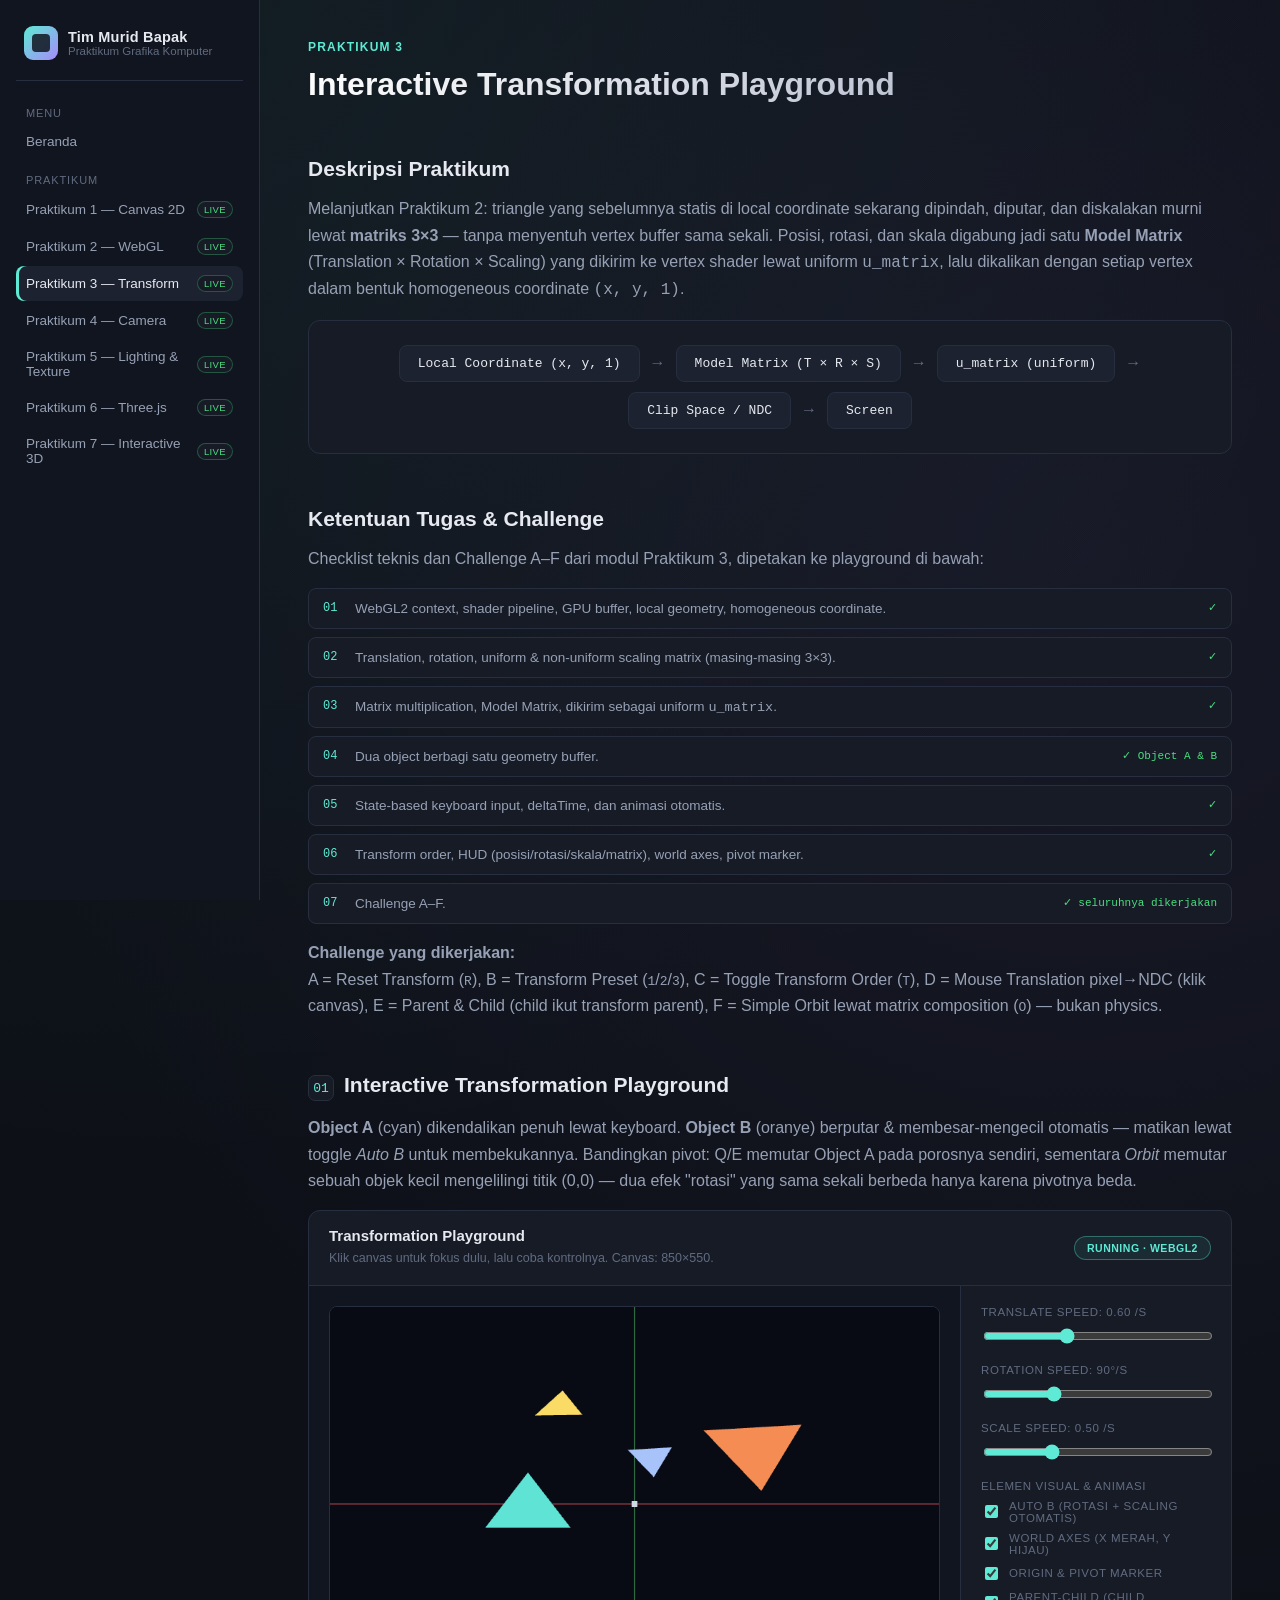
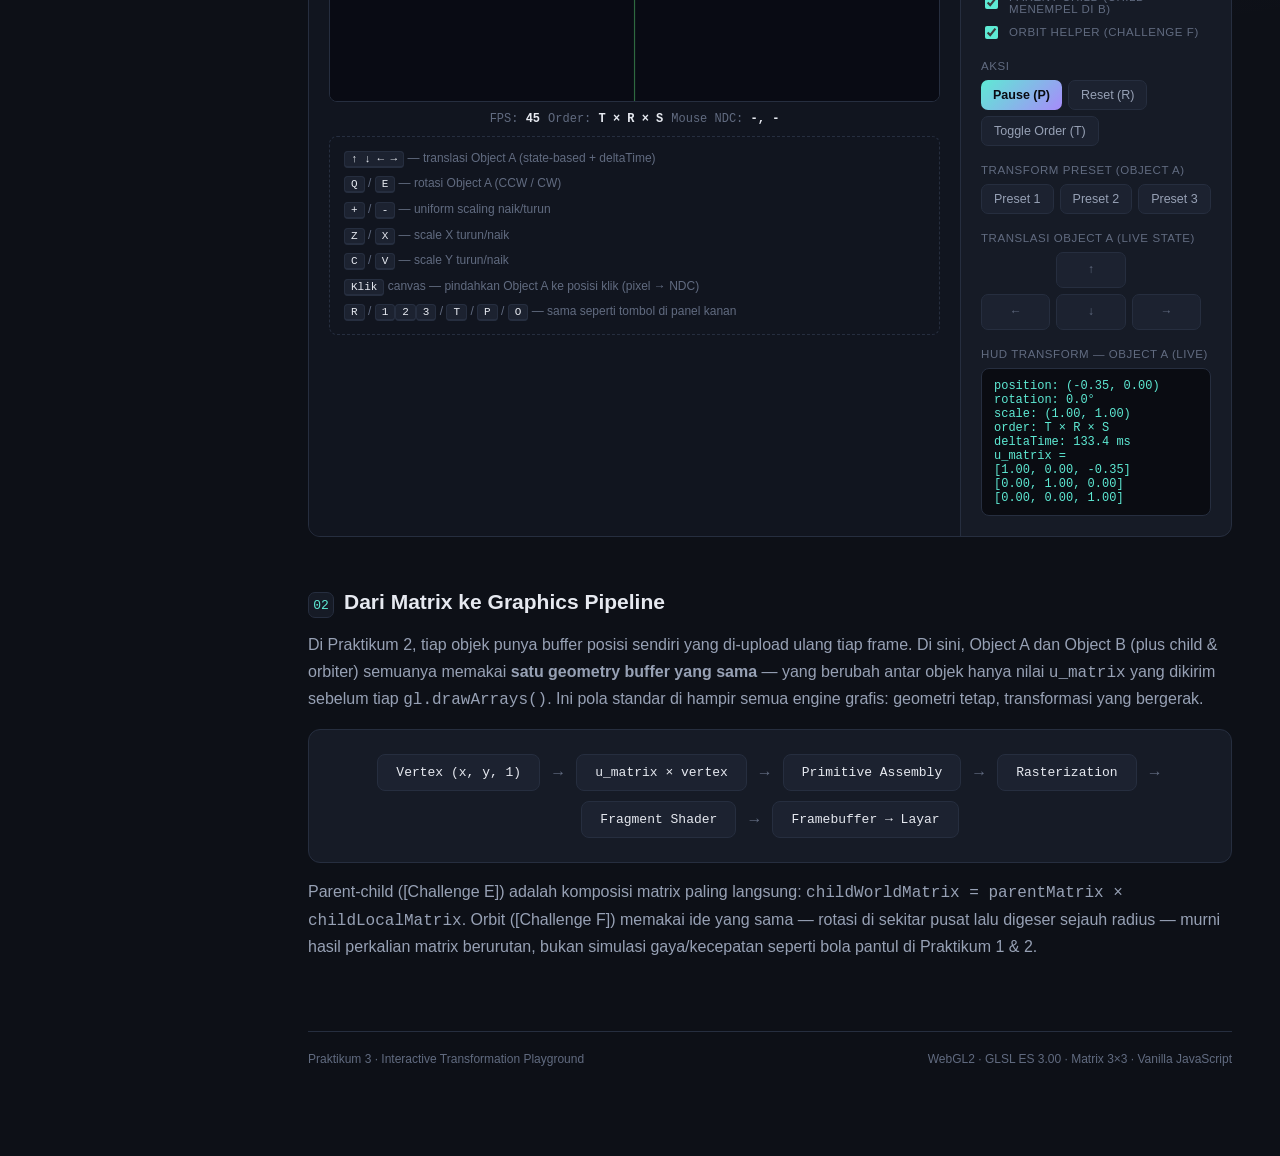
<file: praktikum3.html>
<!DOCTYPE html>
<html lang="id">

<head>
  <meta charset="UTF-8" />
  <meta name="viewport" content="width=device-width, initial-scale=1.0" />
  <title>Praktikum 3 — Interactive Transformation Playground</title>
  <link rel="stylesheet" href="css/style.css" />
</head>

<body data-page="p3">

  <div class="topbar">
    <button class="menu-btn" data-menu-toggle aria-label="Buka menu"></button>
    <div class="brand-text"><strong>Praktikum 3</strong></div>
  </div>

  <div class="shell">
    <aside class="sidebar">
      <div class="brand">
        <div class="brand-mark"></div>
        <div class="brand-text">
          <strong>Tim Murid Bapak</strong>
          <span>Praktikum Grafika Komputer</span>
        </div>
      </div>

      <div class="nav-section-label">Menu</div>
      <ul class="nav-list">
        <li><a class="nav-link" data-page="home" href="index.html">Beranda</a></li>
      </ul>

      <div class="nav-section-label">Praktikum</div>
      <ul class="nav-list">
        <li>
          <a class="nav-link" data-page="p1" href="praktikum1.html">
            Praktikum 1 — Canvas 2D
            <span class="nav-badge live">Live</span>
          </a>
        </li>
        <li>
          <a class="nav-link" data-page="p2" href="praktikum2.html">
            Praktikum 2 — WebGL
            <span class="nav-badge live">Live</span>
          </a>
        </li>
        <li>
          <a class="nav-link" data-page="p3" href="praktikum3.html">
            Praktikum 3 — Transform
            <span class="nav-badge live">Live</span>
          </a>
        </li>
        <li>
          <a class="nav-link" data-page="p4" href="praktikum4.html">
            Praktikum 4 — Camera
            <span class="nav-badge live">Live</span>
          </a>
        </li>
        <li>
          <a class="nav-link" data-page="p5" href="praktikum5.html">
            Praktikum 5 — Lighting &amp; Texture
            <span class="nav-badge live">Live</span>
          </a>
        </li>
        <li>
          <a class="nav-link" data-page="p6" href="praktikum6.html">
            Praktikum 6 — Three.js
            <span class="nav-badge live">Live</span>
          </a>
        </li>
        <li>
          <a class="nav-link" data-page="p7" href="praktikum7.html">
            Praktikum 7 — Interactive 3D
            <span class="nav-badge live">Live</span>
          </a>
        </li>
      </ul>
    </aside>

    <main class="main">
      <div class="eyebrow">Praktikum 3</div>
      <h1 class="page-title">Interactive Transformation Playground</h1>

      <!-- 1. DESKRIPSI -->
      <section class="block">
        <div class="section-heading">
          <h2>Deskripsi Praktikum</h2>
        </div>
        <p>
          Melanjutkan Praktikum 2: triangle yang sebelumnya statis di local coordinate sekarang
          dipindah, diputar, dan diskalakan murni lewat <strong>matriks 3×3</strong> — tanpa
          menyentuh vertex buffer sama sekali. Posisi, rotasi, dan skala digabung jadi satu
          <strong>Model Matrix</strong> (Translation × Rotation × Scaling) yang dikirim ke vertex
          shader lewat uniform <code>u_matrix</code>, lalu dikalikan dengan setiap vertex dalam
          bentuk homogeneous coordinate <code>(x, y, 1)</code>.
        </p>
        <div class="flow-box">
          <div class="flow-step">Local Coordinate (x, y, 1)</div>
          <div class="flow-arrow">→</div>
          <div class="flow-step">Model Matrix (T × R × S)</div>
          <div class="flow-arrow">→</div>
          <div class="flow-step">u_matrix (uniform)</div>
          <div class="flow-arrow">→</div>
          <div class="flow-step">Clip Space / NDC</div>
          <div class="flow-arrow">→</div>
          <div class="flow-step">Screen</div>
        </div>
      </section>

      <!-- 2. KETENTUAN & CHALLENGE -->
      <section class="block">
        <div class="section-heading">
          <h2>Ketentuan Tugas &amp; Challenge</h2>
        </div>
        <p>Checklist teknis dan Challenge A–F dari modul Praktikum 3, dipetakan ke playground di bawah:</p>
        <ul class="objectives">
          <li><span class="idx">01</span><span>WebGL2 context, shader pipeline, GPU buffer, local geometry, homogeneous coordinate.</span><span class="check">✓</span></li>
          <li><span class="idx">02</span><span>Translation, rotation, uniform &amp; non-uniform scaling matrix (masing-masing 3×3).</span><span class="check">✓</span></li>
          <li><span class="idx">03</span><span>Matrix multiplication, Model Matrix, dikirim sebagai uniform <code>u_matrix</code>.</span><span class="check">✓</span></li>
          <li><span class="idx">04</span><span>Dua object berbagi satu geometry buffer.</span><span class="check">✓ Object A &amp; B</span></li>
          <li><span class="idx">05</span><span>State-based keyboard input, deltaTime, dan animasi otomatis.</span><span class="check">✓</span></li>
          <li><span class="idx">06</span><span>Transform order, HUD (posisi/rotasi/skala/matrix), world axes, pivot marker.</span><span class="check">✓</span></li>
          <li><span class="idx">07</span><span>Challenge A–F.</span><span class="check">✓ seluruhnya dikerjakan</span></li>
        </ul>
        <p style="margin-top:16px;">
          <strong>Challenge yang dikerjakan:</strong><br>
          A = Reset Transform (<kbd>R</kbd>), B = Transform Preset (<kbd>1</kbd>/<kbd>2</kbd>/<kbd>3</kbd>),
          C = Toggle Transform Order (<kbd>T</kbd>), D = Mouse Translation pixel→NDC (klik canvas),
          E = Parent &amp; Child (child ikut transform parent), F = Simple Orbit lewat matrix
          composition (<kbd>O</kbd>) — bukan physics.
        </p>
      </section>

      <!-- 3. PLAYGROUND -->
      <section class="block">
        <div class="section-heading">
          <span class="num">01</span>
          <h2>Interactive Transformation Playground</h2>
        </div>
        <p>
          <strong>Object A</strong> (cyan) dikendalikan penuh lewat keyboard. <strong>Object B</strong>
          (oranye) berputar &amp; membesar-mengecil otomatis — matikan lewat toggle <em>Auto B</em>
          untuk membekukannya. Bandingkan pivot: Q/E memutar Object A pada porosnya sendiri, sementara
          <em>Orbit</em> memutar sebuah objek kecil mengelilingi titik (0,0) — dua efek "rotasi" yang
          sama sekali berbeda hanya karena pivotnya beda.
        </p>

        <div class="playground">
          <div class="playground-header">
            <div>
              <h3>Transformation Playground</h3>
              <p class="desc">Klik canvas untuk fokus dulu, lalu coba kontrolnya. Canvas: 850×550.</p>
            </div>
            <span class="status-pill" id="p3-status-pill">Running · WebGL2</span>
          </div>
          <div class="playground-body">
            <div class="canvas-wrap">
              <canvas id="canvas-transform" width="850" height="550" tabindex="0"></canvas>
              <div class="hint" id="webgl2-fallback-p3" hidden>
                Browser ini tidak mendukung WebGL2, jadi playground tidak bisa dijalankan. Coba
                buka dengan browser desktop modern (Chrome, Edge, atau Firefox versi terbaru).
              </div>
              <div class="stat-row">
                <span>FPS: <b id="p3-fps">0</b></span>
                <span>Order: <b id="p3-order">T × R × S</b></span>
                <span>Mouse NDC: <b id="p3-ndc">-, -</b></span>
              </div>
              <div class="hint">
                <div><kbd>↑ ↓ ← →</kbd> — translasi Object A (state-based + deltaTime)</div>
                <div style="margin-top:6px;"><kbd>Q</kbd> / <kbd>E</kbd> — rotasi Object A (CCW / CW)</div>
                <div style="margin-top:6px;"><kbd>+</kbd> / <kbd>-</kbd> — uniform scaling naik/turun</div>
                <div style="margin-top:6px;"><kbd>Z</kbd> / <kbd>X</kbd> — scale X turun/naik</div>
                <div style="margin-top:6px;"><kbd>C</kbd> / <kbd>V</kbd> — scale Y turun/naik</div>
                <div style="margin-top:6px;"><kbd>Klik</kbd> canvas — pindahkan Object A ke posisi klik (pixel → NDC)</div>
                <div style="margin-top:6px;"><kbd>R</kbd> / <kbd>1</kbd><kbd>2</kbd><kbd>3</kbd> / <kbd>T</kbd> / <kbd>P</kbd> / <kbd>O</kbd> — sama seperti tombol di panel kanan</div>
              </div>
            </div>
            <div class="controls">
              <div class="control-group">
                <label>Translate speed: <span id="p3-speed-val">0.60</span> /s</label>
                <input type="range" id="p3-speed" min="0.1" max="1.5" step="0.05" value="0.60" />
              </div>
              <div class="control-group">
                <label>Rotation speed: <span id="p3-rotspeed-val">90</span>°/s</label>
                <input type="range" id="p3-rotspeed" min="15" max="270" step="5" value="90" />
              </div>
              <div class="control-group">
                <label>Scale speed: <span id="p3-scalespeed-val">0.50</span> /s</label>
                <input type="range" id="p3-scalespeed" min="0.1" max="1.5" step="0.05" value="0.50" />
              </div>

              <div class="control-group">
                <label>Elemen visual &amp; animasi</label>
                <label class="check-row"><input type="checkbox" id="p3-autob" checked /> Auto B (rotasi + scaling otomatis)</label>
                <label class="check-row"><input type="checkbox" id="p3-axes" checked /> World axes (X merah, Y hijau)</label>
                <label class="check-row"><input type="checkbox" id="p3-pivot" checked /> Origin &amp; pivot marker</label>
                <label class="check-row"><input type="checkbox" id="p3-parentchild" checked /> Parent-child (child menempel di B)</label>
                <label class="check-row"><input type="checkbox" id="p3-orbit" checked /> Orbit helper (Challenge F)</label>
              </div>

              <div class="control-group">
                <label>Aksi</label>
                <div class="btn-row">
                  <button class="btn primary" id="p3-pause">Pause (P)</button>
                  <button class="btn" id="p3-reset">Reset (R)</button>
                  <button class="btn" id="p3-order-toggle">Toggle Order (T)</button>
                </div>
              </div>

              <div class="control-group">
                <label>Transform preset (Object A)</label>
                <div class="btn-row">
                  <button class="btn" id="p3-preset1">Preset 1</button>
                  <button class="btn" id="p3-preset2">Preset 2</button>
                  <button class="btn" id="p3-preset3">Preset 3</button>
                </div>
              </div>

              <div class="control-group">
                <label>Translasi Object A (live state)</label>
                <div class="key-grid">
                  <div class="key-badge empty"></div>
                  <div class="key-badge" data-key="up">↑</div>
                  <div class="key-badge empty"></div>
                  <div class="key-badge" data-key="left">←</div>
                  <div class="key-badge" data-key="down">↓</div>
                  <div class="key-badge" data-key="right">→</div>
                </div>
              </div>

              <div class="control-group">
                <label>HUD Transform — Object A (live)</label>
                <div class="readout" id="p3-readout">// klik canvas untuk fokus, lalu coba kontrolnya</div>
              </div>
            </div>
          </div>
        </div>
      </section>

      <!-- 4. PIPELINE -->
      <section class="block">
        <div class="section-heading">
          <span class="num">02</span>
          <h2>Dari Matrix ke Graphics Pipeline</h2>
        </div>
        <p>
          Di Praktikum 2, tiap objek punya buffer posisi sendiri yang di-upload ulang tiap frame.
          Di sini, Object A dan Object B (plus child &amp; orbiter) semuanya memakai
          <strong>satu geometry buffer yang sama</strong> — yang berubah antar objek hanya nilai
          <code>u_matrix</code> yang dikirim sebelum tiap <code>gl.drawArrays()</code>. Ini pola
          standar di hampir semua engine grafis: geometri tetap, transformasi yang bergerak.
        </p>
        <div class="flow-box">
          <div class="flow-step">Vertex (x, y, 1)</div>
          <div class="flow-arrow">→</div>
          <div class="flow-step">u_matrix × vertex</div>
          <div class="flow-arrow">→</div>
          <div class="flow-step">Primitive Assembly</div>
          <div class="flow-arrow">→</div>
          <div class="flow-step">Rasterization</div>
          <div class="flow-arrow">→</div>
          <div class="flow-step">Fragment Shader</div>
          <div class="flow-arrow">→</div>
          <div class="flow-step">Framebuffer → Layar</div>
        </div>
        <p style="margin-top:16px;">
          Parent-child ([Challenge E]) adalah komposisi matrix paling langsung:
          <code>childWorldMatrix = parentMatrix × childLocalMatrix</code>. Orbit ([Challenge F])
          memakai ide yang sama — rotasi di sekitar pusat lalu digeser sejauh radius — murni hasil
          perkalian matrix berurutan, bukan simulasi gaya/kecepatan seperti bola pantul di
          Praktikum 1 &amp; 2.
        </p>
      </section>

      <div class="footer-note">
        <span>Praktikum 3 · Interactive Transformation Playground</span>
        <span>WebGL2 · GLSL ES 3.00 · Matrix 3×3 · Vanilla JavaScript</span>
      </div>
    </main>
  </div>

  <script src="js/nav.js"></script>
  <script src="js/praktikum3.js"></script>
</body>

</html>
</file>
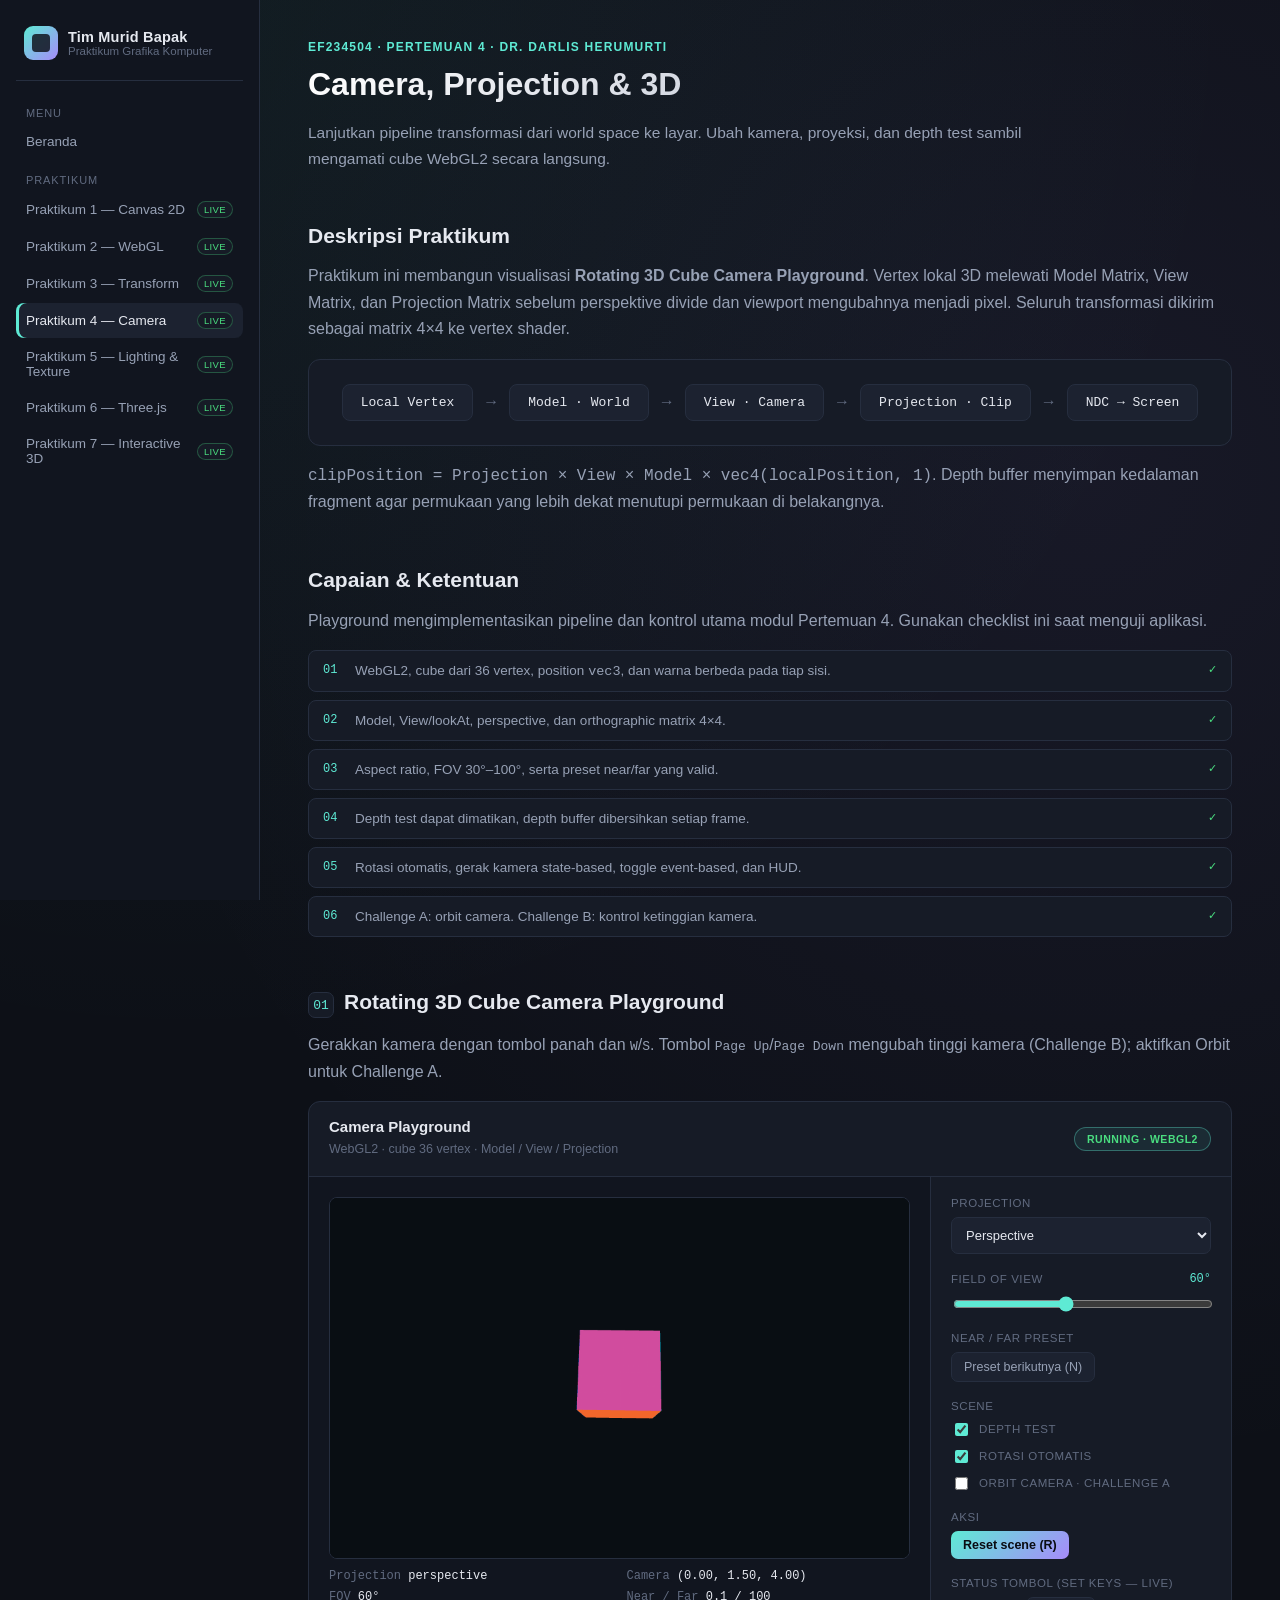
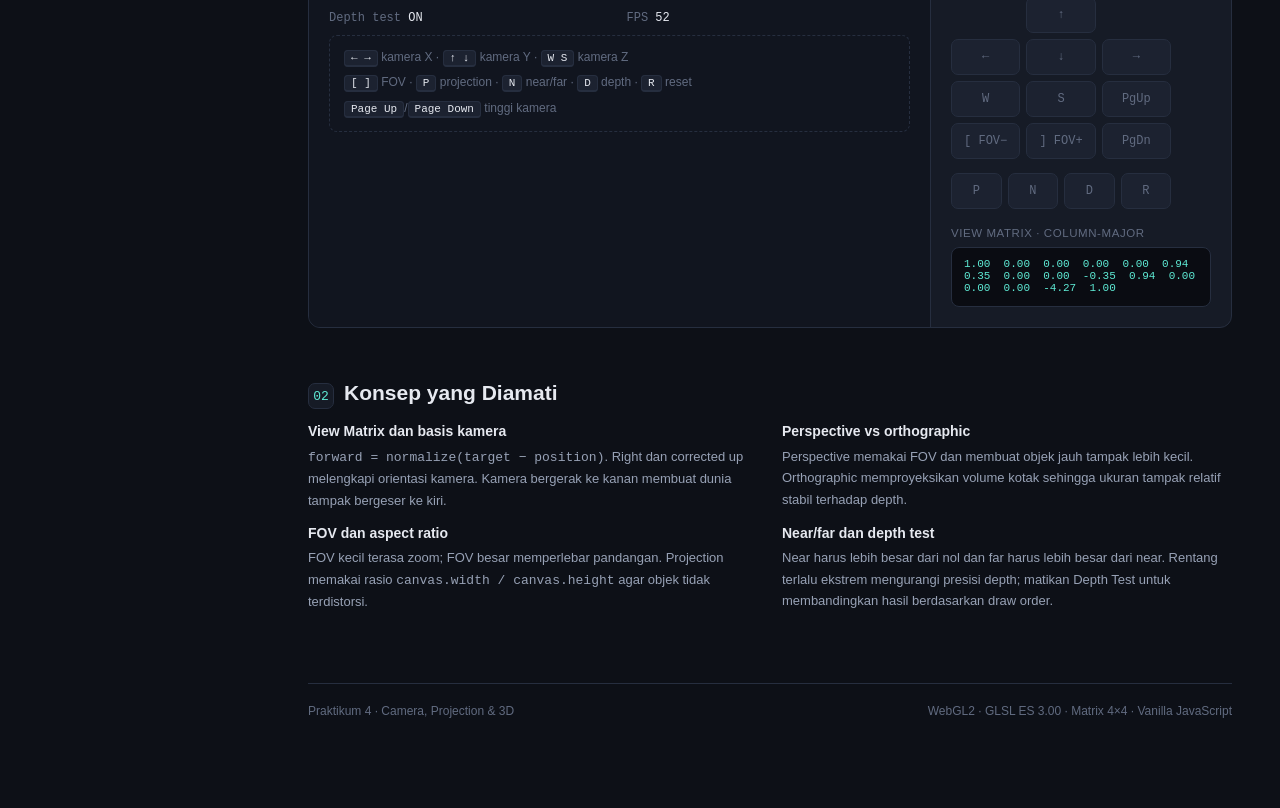
<file: praktikum4.html>
<!DOCTYPE html>
<html lang="id">

<head>
  <meta charset="UTF-8" />
  <meta name="viewport" content="width=device-width, initial-scale=1.0" />
  <title>Praktikum 4 — Camera, Projection &amp; 3D</title>
  <link rel="stylesheet" href="css/style.css" />
  <style>
    .p4-canvas-wrap { min-width: 0; }
    #canvas-camera { width: 100%; height: auto; display: block; cursor: default; }
    .p4-status { color: var(--ok); }
    .p4-hud { display: grid; grid-template-columns: repeat(2, minmax(0, 1fr)); gap: 7px 14px; width: 100%; }
    .p4-hud span { color: var(--text-faint); }
    .p4-hud b { color: var(--text); font-family: var(--mono); font-size: 12px; font-weight: 500; }
    .p4-controls { flex-basis: 300px; }
    .p4-control-row { display: flex; align-items: center; justify-content: space-between; gap: 8px; }
    .p4-control-row output { color: var(--accent); font: 12px var(--mono); }
    .p4-controls input[type="range"] { width: 100%; accent-color: var(--accent); }
    .p4-controls select { width: 100%; }
    .p4-toggle-keys { grid-template-columns: repeat(4, 1fr); margin-top: 6px; }
    .p4-matrix { white-space: pre-wrap; overflow-wrap: anywhere; font-size: 11px; }
    .p4-experiments { display: grid; grid-template-columns: repeat(2, minmax(0, 1fr)); gap: 14px 24px; }
    .p4-experiments h3 { font-size: 14px; margin-bottom: 5px; }
    .p4-experiments p { margin-bottom: 0; font-size: 13px; }
    @media (max-width: 720px) {
      .p4-hud, .p4-experiments { grid-template-columns: 1fr; }
      .p4-controls { flex-basis: 100%; }
    }
  </style>
</head>

<body data-page="p4">
  <div class="topbar">
    <button class="menu-btn" data-menu-toggle aria-label="Buka menu"></button>
    <div class="brand-text"><strong>Praktikum 4</strong></div>
  </div>

  <div class="shell">
    <aside class="sidebar">
      <div class="brand">
        <div class="brand-mark"></div>
        <div class="brand-text"><strong>Tim Murid Bapak</strong><span>Praktikum Grafika Komputer</span></div>
      </div>
      <div class="nav-section-label">Menu</div>
      <ul class="nav-list"><li><a class="nav-link" data-page="home" href="index.html">Beranda</a></li></ul>
      <div class="nav-section-label">Praktikum</div>
      <ul class="nav-list">
        <li><a class="nav-link" data-page="p1" href="praktikum1.html">Praktikum 1 — Canvas 2D <span class="nav-badge live">Live</span></a></li>
        <li><a class="nav-link" data-page="p2" href="praktikum2.html">Praktikum 2 — WebGL <span class="nav-badge live">Live</span></a></li>
        <li><a class="nav-link" data-page="p3" href="praktikum3.html">Praktikum 3 — Transform <span class="nav-badge live">Live</span></a></li>
        <li><a class="nav-link" data-page="p4" href="praktikum4.html">Praktikum 4 — Camera <span class="nav-badge live">Live</span></a></li>
        <li><a class="nav-link" data-page="p5" href="praktikum5.html">Praktikum 5 — Lighting &amp; Texture <span class="nav-badge live">Live</span></a></li>
        <li><a class="nav-link" data-page="p6" href="praktikum6.html">Praktikum 6 — Three.js <span class="nav-badge live">Live</span></a></li>
        <li><a class="nav-link" data-page="p7" href="praktikum7.html">Praktikum 7 — Interactive 3D <span class="nav-badge live">Live</span></a></li>
      </ul>
    </aside>

    <main class="main">
      <div class="eyebrow">EF234504 · Pertemuan 4 · Dr. Darlis Herumurti</div>
      <h1 class="page-title">Camera, Projection &amp; 3D</h1>
      <p class="lede">Lanjutkan pipeline transformasi dari world space ke layar. Ubah kamera, proyeksi, dan depth test sambil mengamati cube WebGL2 secara langsung.</p>

      <section class="block">
        <div class="section-heading"><h2>Deskripsi Praktikum</h2></div>
        <p>Praktikum ini membangun visualisasi <strong>Rotating 3D Cube Camera Playground</strong>. Vertex lokal 3D melewati Model Matrix, View Matrix, dan Projection Matrix sebelum perspektive divide dan viewport mengubahnya menjadi pixel. Seluruh transformasi dikirim sebagai matrix 4×4 ke vertex shader.</p>
        <div class="flow-box">
          <div class="flow-step">Local Vertex</div><div class="flow-arrow">→</div>
          <div class="flow-step">Model · World</div><div class="flow-arrow">→</div>
          <div class="flow-step">View · Camera</div><div class="flow-arrow">→</div>
          <div class="flow-step">Projection · Clip</div><div class="flow-arrow">→</div>
          <div class="flow-step">NDC → Screen</div>
        </div>
        <p style="margin-top:16px;"><code>clipPosition = Projection × View × Model × vec4(localPosition, 1)</code>. Depth buffer menyimpan kedalaman fragment agar permukaan yang lebih dekat menutupi permukaan di belakangnya.</p>
      </section>

      <section class="block">
        <div class="section-heading"><h2>Capaian &amp; Ketentuan</h2></div>
        <p>Playground mengimplementasikan pipeline dan kontrol utama modul Pertemuan 4. Gunakan checklist ini saat menguji aplikasi.</p>
        <ul class="objectives">
          <li><span class="idx">01</span><span>WebGL2, cube dari 36 vertex, position <code>vec3</code>, dan warna berbeda pada tiap sisi.</span><span class="check">✓</span></li>
          <li><span class="idx">02</span><span>Model, View/lookAt, perspective, dan orthographic matrix 4×4.</span><span class="check">✓</span></li>
          <li><span class="idx">03</span><span>Aspect ratio, FOV 30°–100°, serta preset near/far yang valid.</span><span class="check">✓</span></li>
          <li><span class="idx">04</span><span>Depth test dapat dimatikan, depth buffer dibersihkan setiap frame.</span><span class="check">✓</span></li>
          <li><span class="idx">05</span><span>Rotasi otomatis, gerak kamera state-based, toggle event-based, dan HUD.</span><span class="check">✓</span></li>
          <li><span class="idx">06</span><span>Challenge A: orbit camera. Challenge B: kontrol ketinggian kamera.</span><span class="check">✓</span></li>
        </ul>
      </section>

      <section class="block">
        <div class="section-heading"><span class="num">01</span><h2>Rotating 3D Cube Camera Playground</h2></div>
        <p>Gerakkan kamera dengan tombol panah dan <kbd>W</kbd>/<kbd>S</kbd>. Tombol <kbd>Page Up</kbd>/<kbd>Page Down</kbd> mengubah tinggi kamera (Challenge B); aktifkan Orbit untuk Challenge A.</p>
        <div class="playground">
          <div class="playground-header">
            <div><h3>Camera Playground</h3><p class="desc">WebGL2 · cube 36 vertex · Model / View / Projection</p></div>
            <span class="status-pill p4-status" id="p4-status">Menyiapkan WebGL2</span>
          </div>
          <div class="playground-body">
            <div class="canvas-wrap p4-canvas-wrap">
              <canvas id="canvas-camera" width="900" height="560" tabindex="0" aria-label="Visualisasi cube 3D"></canvas>
              <div class="hint" id="p4-fallback" hidden></div>
              <div class="stat-row p4-hud">
                <span>Projection <b id="p4-projection">Perspective</b></span>
                <span>Camera <b id="p4-camera">(0.00, 1.50, 4.00)</b></span>
                <span>FOV <b id="p4-fov">60°</b></span>
                <span>Near / Far <b id="p4-clip">0.1 / 100</b></span>
                <span>Depth test <b id="p4-depth">ON</b></span>
                <span>FPS <b id="p4-fps">0</b></span>
              </div>
              <div class="hint"><div><kbd>← →</kbd> kamera X · <kbd>↑ ↓</kbd> kamera Y · <kbd>W S</kbd> kamera Z</div><div style="margin-top:6px;"><kbd>[ ]</kbd> FOV · <kbd>P</kbd> projection · <kbd>N</kbd> near/far · <kbd>D</kbd> depth · <kbd>R</kbd> reset</div><div style="margin-top:6px;"><kbd>Page Up</kbd>/<kbd>Page Down</kbd> tinggi kamera</div></div>
            </div>
            <div class="controls p4-controls">
              <div class="control-group">
                <label>Projection</label>
                <select id="p4-mode" aria-label="Pilih projection">
                  <option value="perspective">Perspective</option>
                  <option value="orthographic">Orthographic</option>
                </select>
              </div>
              <div class="control-group">
                <div class="p4-control-row"><label for="p4-fov-range">Field of View</label><output id="p4-fov-output">60°</output></div>
                <input id="p4-fov-range" type="range" min="30" max="100" step="1" value="60" />
              </div>
              <div class="control-group">
                <label>Near / Far preset</label>
                <div class="btn-row"><button class="btn" id="p4-clip-next" type="button">Preset berikutnya (N)</button></div>
              </div>
              <div class="control-group">
                <label>Scene</label>
                <label class="check-row"><input id="p4-depth-toggle" type="checkbox" checked /> Depth Test</label>
                <label class="check-row"><input id="p4-rotation-toggle" type="checkbox" checked /> Rotasi otomatis</label>
                <label class="check-row"><input id="p4-orbit-toggle" type="checkbox" /> Orbit camera · Challenge A</label>
              </div>
              <div class="control-group">
                <label>Aksi</label>
                <div class="btn-row"><button class="btn primary" id="p4-reset" type="button">Reset scene (R)</button></div>
              </div>
              <div class="control-group">
                <label>Status tombol (Set keys — live)</label>
                <div class="key-grid">
                  <div class="key-badge empty"></div>
                  <div class="key-badge" data-key="arrowup">↑</div>
                  <div class="key-badge empty"></div>
                  <div class="key-badge" data-key="arrowleft">←</div>
                  <div class="key-badge" data-key="arrowdown">↓</div>
                  <div class="key-badge" data-key="arrowright">→</div>
                  <div class="key-badge" data-key="w">W</div>
                  <div class="key-badge" data-key="s">S</div>
                  <div class="key-badge" data-key="pageup">PgUp</div>
                  <div class="key-badge" data-key="[ {">[ FOV−</div>
                  <div class="key-badge" data-key="] }">] FOV+</div>
                  <div class="key-badge" data-key="pagedown">PgDn</div>
                </div>
                <div class="key-grid p4-toggle-keys">
                  <div class="key-badge" data-key="p">P</div>
                  <div class="key-badge" data-key="n">N</div>
                  <div class="key-badge" data-key="d">D</div>
                  <div class="key-badge" data-key="r">R</div>
                </div>
              </div>
              <div class="control-group">
                <label>View Matrix · column-major</label>
                <div class="readout p4-matrix" id="p4-matrix">Menunggu frame pertama...</div>
              </div>
            </div>
          </div>
        </div>
      </section>

      <section class="block">
        <div class="section-heading"><span class="num">02</span><h2>Konsep yang Diamati</h2></div>
        <div class="p4-experiments">
          <div><h3>View Matrix dan basis kamera</h3><p><code>forward = normalize(target − position)</code>. Right dan corrected up melengkapi orientasi kamera. Kamera bergerak ke kanan membuat dunia tampak bergeser ke kiri.</p></div>
          <div><h3>Perspective vs orthographic</h3><p>Perspective memakai FOV dan membuat objek jauh tampak lebih kecil. Orthographic memproyeksikan volume kotak sehingga ukuran tampak relatif stabil terhadap depth.</p></div>
          <div><h3>FOV dan aspect ratio</h3><p>FOV kecil terasa zoom; FOV besar memperlebar pandangan. Projection memakai rasio <code>canvas.width / canvas.height</code> agar objek tidak terdistorsi.</p></div>
          <div><h3>Near/far dan depth test</h3><p>Near harus lebih besar dari nol dan far harus lebih besar dari near. Rentang terlalu ekstrem mengurangi presisi depth; matikan Depth Test untuk membandingkan hasil berdasarkan draw order.</p></div>
        </div>
      </section>

      <div class="footer-note"><span>Praktikum 4 · Camera, Projection &amp; 3D</span><span>WebGL2 · GLSL ES 3.00 · Matrix 4×4 · Vanilla JavaScript</span></div>
    </main>
  </div>

  <script src="js/nav.js"></script>
  <script type="module" src="js/praktikum4.js"></script>
</body>
</html>
</file>
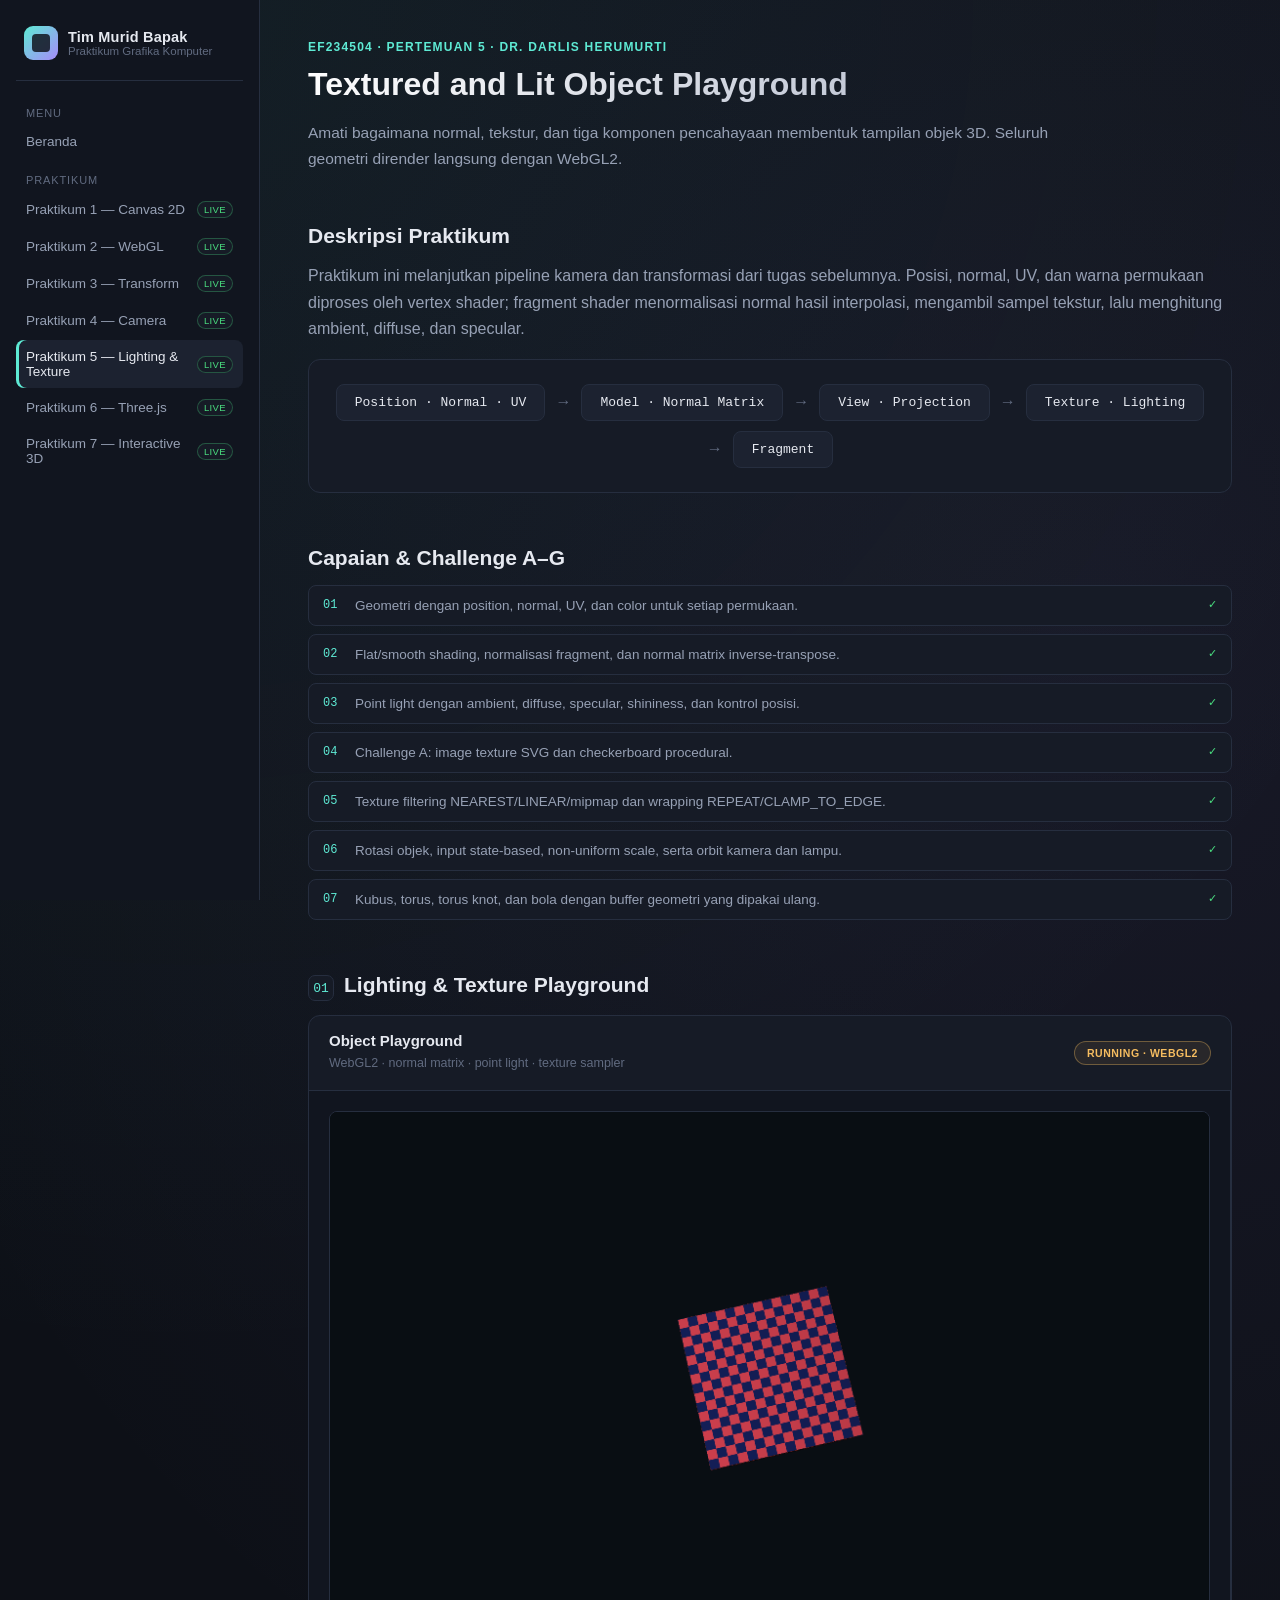
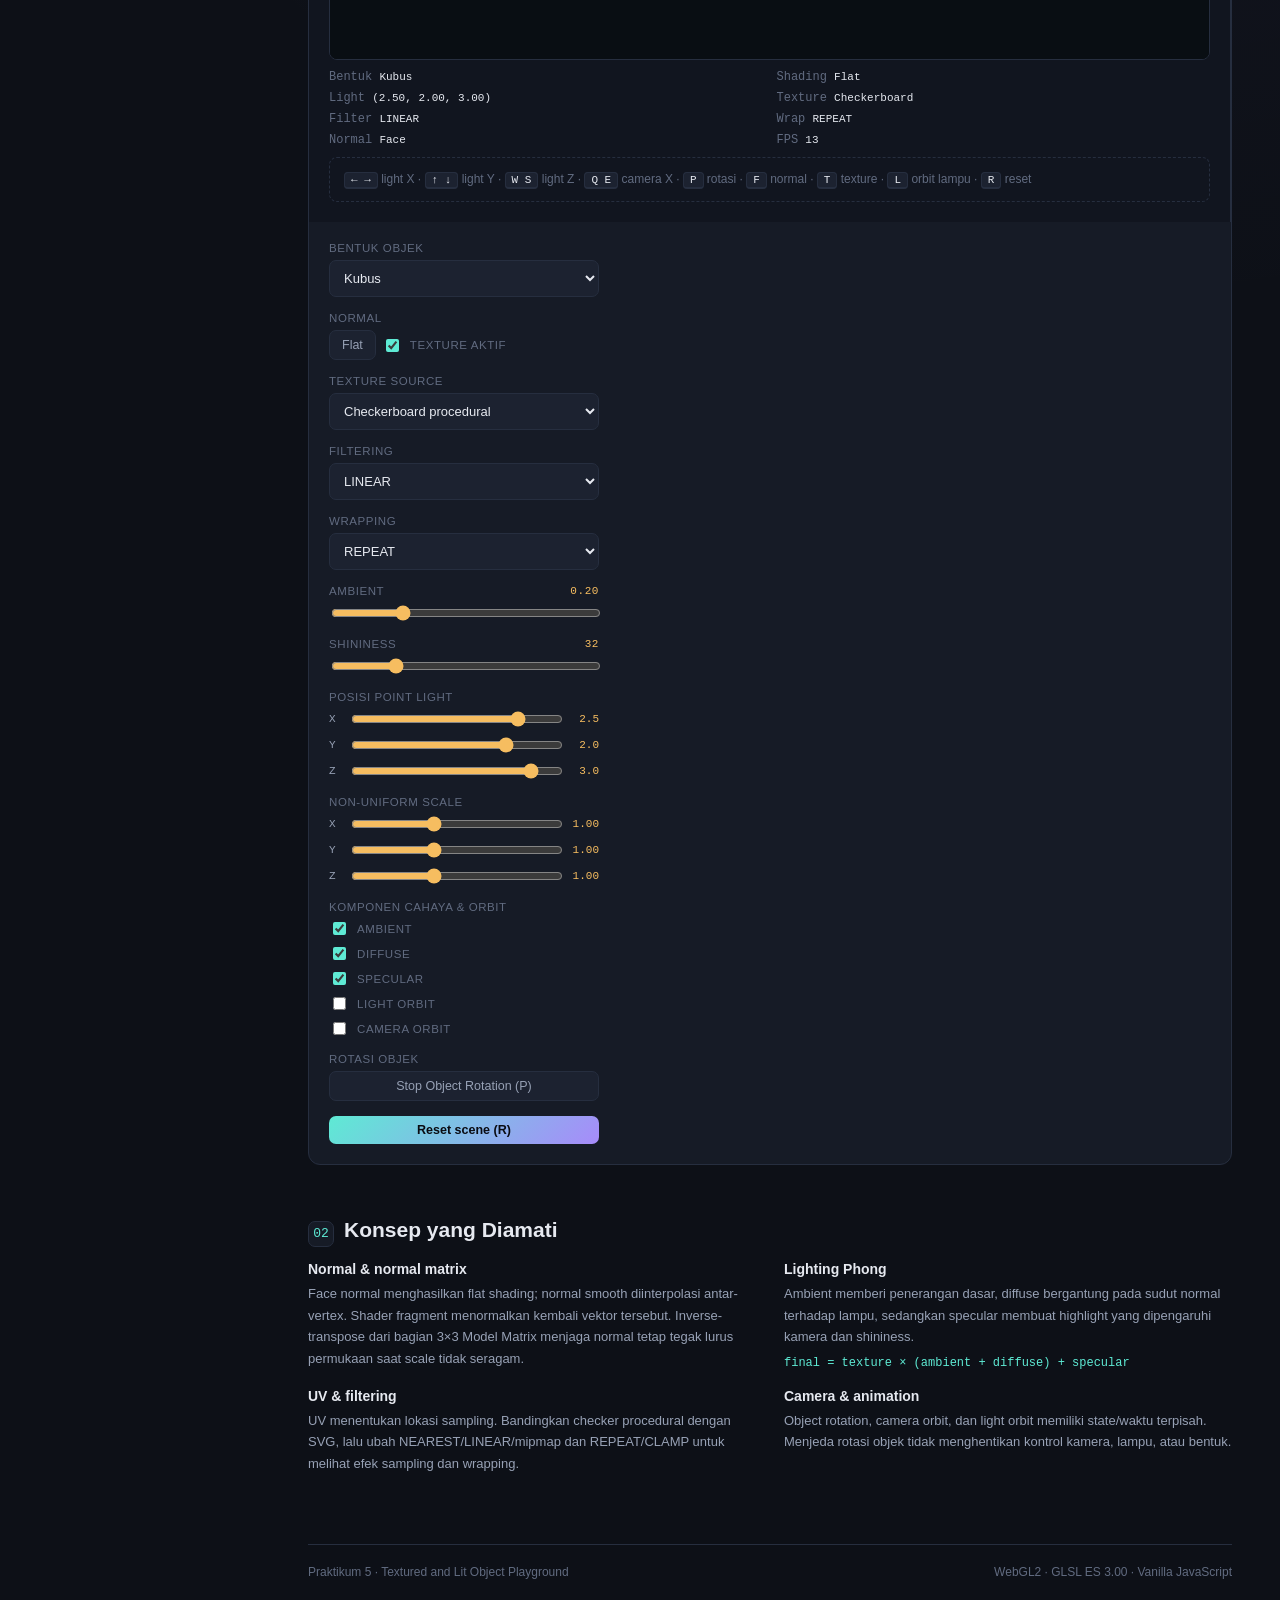
<file: praktikum5.html>
<!DOCTYPE html>
<html lang="id">
<head>
  <meta charset="UTF-8" />
  <meta name="viewport" content="width=device-width, initial-scale=1.0" />
  <title>Praktikum 5 — Textured and Lit Object Playground</title>
  <link rel="stylesheet" href="css/style.css" />
</head>
<body data-page="p5">
  <div class="topbar">
    <button class="menu-btn" data-menu-toggle aria-label="Buka menu"></button>
    <div class="brand-text"><strong>Praktikum 5</strong></div>
  </div>

  <div class="shell">
    <aside class="sidebar">
      <div class="brand"><div class="brand-mark"></div><div class="brand-text"><strong>Tim Murid Bapak</strong><span>Praktikum Grafika Komputer</span></div></div>
      <div class="nav-section-label">Menu</div>
      <ul class="nav-list"><li><a class="nav-link" data-page="home" href="index.html">Beranda</a></li></ul>
      <div class="nav-section-label">Praktikum</div>
      <ul class="nav-list">
        <li><a class="nav-link" data-page="p1" href="praktikum1.html">Praktikum 1 — Canvas 2D <span class="nav-badge live">Live</span></a></li>
        <li><a class="nav-link" data-page="p2" href="praktikum2.html">Praktikum 2 — WebGL <span class="nav-badge live">Live</span></a></li>
        <li><a class="nav-link" data-page="p3" href="praktikum3.html">Praktikum 3 — Transform <span class="nav-badge live">Live</span></a></li>
        <li><a class="nav-link" data-page="p4" href="praktikum4.html">Praktikum 4 — Camera <span class="nav-badge live">Live</span></a></li>
        <li><a class="nav-link" data-page="p5" href="praktikum5.html">Praktikum 5 — Lighting &amp; Texture <span class="nav-badge live">Live</span></a></li>
        <li><a class="nav-link" data-page="p6" href="praktikum6.html">Praktikum 6 — Three.js <span class="nav-badge live">Live</span></a></li>
        <li><a class="nav-link" data-page="p7" href="praktikum7.html">Praktikum 7 — Interactive 3D <span class="nav-badge live">Live</span></a></li>
      </ul>
    </aside>

    <main class="main">
      <div class="eyebrow">EF234504 · Pertemuan 5 · Dr. Darlis Herumurti</div>
      <h1 class="page-title">Textured and Lit Object Playground</h1>
      <p class="lede">Amati bagaimana normal, tekstur, dan tiga komponen pencahayaan membentuk tampilan objek 3D. Seluruh geometri dirender langsung dengan WebGL2.</p>

      <section class="block">
        <div class="section-heading"><h2>Deskripsi Praktikum</h2></div>
        <p>Praktikum ini melanjutkan pipeline kamera dan transformasi dari tugas sebelumnya. Posisi, normal, UV, dan warna permukaan diproses oleh vertex shader; fragment shader menormalisasi normal hasil interpolasi, mengambil sampel tekstur, lalu menghitung ambient, diffuse, dan specular.</p>
        <div class="flow-box"><div class="flow-step">Position · Normal · UV</div><div class="flow-arrow">→</div><div class="flow-step">Model · Normal Matrix</div><div class="flow-arrow">→</div><div class="flow-step">View · Projection</div><div class="flow-arrow">→</div><div class="flow-step">Texture · Lighting</div><div class="flow-arrow">→</div><div class="flow-step">Fragment</div></div>
      </section>

      <section class="block">
        <div class="section-heading"><h2>Capaian &amp; Challenge A–G</h2></div>
        <ul class="objectives">
          <li><span class="idx">01</span><span>Geometri dengan position, normal, UV, dan color untuk setiap permukaan.</span><span class="check">✓</span></li>
          <li><span class="idx">02</span><span>Flat/smooth shading, normalisasi fragment, dan normal matrix inverse-transpose.</span><span class="check">✓</span></li>
          <li><span class="idx">03</span><span>Point light dengan ambient, diffuse, specular, shininess, dan kontrol posisi.</span><span class="check">✓</span></li>
          <li><span class="idx">04</span><span>Challenge A: image texture SVG dan checkerboard procedural.</span><span class="check">✓</span></li>
          <li><span class="idx">05</span><span>Texture filtering NEAREST/LINEAR/mipmap dan wrapping REPEAT/CLAMP_TO_EDGE.</span><span class="check">✓</span></li>
          <li><span class="idx">06</span><span>Rotasi objek, input state-based, non-uniform scale, serta orbit kamera dan lampu.</span><span class="check">✓</span></li>
          <li><span class="idx">07</span><span>Kubus, torus, torus knot, dan bola dengan buffer geometri yang dipakai ulang.</span><span class="check">✓</span></li>
        </ul>
      </section>

      <section class="block">
        <div class="section-heading"><span class="num">01</span><h2>Lighting &amp; Texture Playground</h2></div>
        <div class="playground p5-playground">
          <div class="playground-header"><div><h3>Object Playground</h3><p class="desc">WebGL2 · normal matrix · point light · texture sampler</p></div><span class="status-pill" id="p5-status">Menyiapkan WebGL2</span></div>
          <div class="playground-body">
            <div class="canvas-wrap p5-canvas-wrap">
              <canvas id="p5-canvas" width="900" height="560" tabindex="0" aria-label="Objek 3D dengan tekstur dan pencahayaan"></canvas>
              <div class="hint" id="p5-fallback" hidden></div>
              <div class="stat-row p5-hud">
                <span>Bentuk <b id="p5-hud-shape">Kubus</b></span><span>Shading <b id="p5-hud-shading">Flat</b></span>
                <span>Light <b id="p5-hud-light">(2.50, 2.00, 3.00)</b></span><span>Texture <b id="p5-hud-texture">Checkerboard</b></span>
                <span>Filter <b id="p5-hud-filter">LINEAR</b></span><span>Wrap <b id="p5-hud-wrap">REPEAT</b></span>
                <span>Normal <b id="p5-hud-normal">Face</b></span><span>FPS <b id="p5-hud-fps">0</b></span>
              </div>
              <div class="hint"><kbd>← →</kbd> light X · <kbd>↑ ↓</kbd> light Y · <kbd>W S</kbd> light Z · <kbd>Q E</kbd> camera X · <kbd>P</kbd> rotasi · <kbd>F</kbd> normal · <kbd>T</kbd> texture · <kbd>L</kbd> orbit lampu · <kbd>R</kbd> reset</div>
            </div>
            <div class="controls p5-controls">
              <div class="control-group"><label for="p5-shape">Bentuk objek</label><select id="p5-shape"><option value="cube">Kubus</option><option value="torus">Torus</option><option value="knot">Torus Knot</option><option value="sphere">Bola</option></select></div>
              <div class="control-group"><label>Normal</label><div class="btn-row"><button class="btn active" id="p5-shading" type="button">Flat</button><label class="check-row"><input id="p5-texture-toggle" type="checkbox" checked /> Texture aktif</label></div></div>
              <div class="control-group"><label for="p5-texture-source">Texture source</label><select id="p5-texture-source"><option value="checker">Checkerboard procedural</option><option value="image">Image texture SVG</option></select></div>
              <div class="control-group"><label for="p5-filter">Filtering</label><select id="p5-filter"><option value="nearest">NEAREST</option><option value="linear" selected>LINEAR</option><option value="mipmap">LINEAR + mipmap</option></select></div>
              <div class="control-group"><label for="p5-wrap">Wrapping</label><select id="p5-wrap"><option value="repeat" selected>REPEAT</option><option value="clamp">CLAMP_TO_EDGE</option></select></div>
              <div class="control-group"><label>Ambient <output id="p5-ambient-value">0.20</output></label><input id="p5-ambient" type="range" min="0" max="0.8" step="0.01" value="0.2" /></div>
              <div class="control-group"><label>Shininess <output id="p5-shininess-value">32</output></label><input id="p5-shininess" type="range" min="4" max="128" step="1" value="32" /></div>
              <div class="control-group"><label>Posisi point light</label><div class="p5-axis"><span>X</span><input id="p5-light-x" type="range" min="-4" max="4" step="0.1" value="2.5" /><output id="p5-light-x-value">2.5</output></div><div class="p5-axis"><span>Y</span><input id="p5-light-y" type="range" min="-4" max="4" step="0.1" value="2" /><output id="p5-light-y-value">2.0</output></div><div class="p5-axis"><span>Z</span><input id="p5-light-z" type="range" min="-4" max="4" step="0.1" value="3" /><output id="p5-light-z-value">3.0</output></div></div>
              <div class="control-group"><label>Non-uniform scale</label><div class="p5-axis"><span>X</span><input id="p5-scale-x" type="range" min="0.5" max="1.8" step="0.05" value="1" /><output id="p5-scale-x-value">1.00</output></div><div class="p5-axis"><span>Y</span><input id="p5-scale-y" type="range" min="0.5" max="1.8" step="0.05" value="1" /><output id="p5-scale-y-value">1.00</output></div><div class="p5-axis"><span>Z</span><input id="p5-scale-z" type="range" min="0.5" max="1.8" step="0.05" value="1" /><output id="p5-scale-z-value">1.00</output></div></div>
              <div class="control-group"><label>Komponen cahaya &amp; orbit</label><label class="check-row"><input id="p5-ambient-toggle" type="checkbox" checked /> Ambient</label><label class="check-row"><input id="p5-diffuse-toggle" type="checkbox" checked /> Diffuse</label><label class="check-row"><input id="p5-specular-toggle" type="checkbox" checked /> Specular</label><label class="check-row"><input id="p5-light-orbit" type="checkbox" /> Light orbit</label><label class="check-row"><input id="p5-camera-orbit" type="checkbox" /> Camera orbit</label></div>
              <div class="control-group"><label>Rotasi objek</label><button class="btn" id="p5-rotation" type="button">Stop Object Rotation (P)</button></div>
              <div class="control-group"><button class="btn primary" id="p5-reset" type="button">Reset scene (R)</button></div>
            </div>
          </div>
        </div>
      </section>

      <section class="block">
        <div class="section-heading"><span class="num">02</span><h2>Konsep yang Diamati</h2></div>
        <div class="p5-concepts">
          <div><h3>Normal &amp; normal matrix</h3><p>Face normal menghasilkan flat shading; normal smooth diinterpolasi antar-vertex. Shader fragment menormalkan kembali vektor tersebut. Inverse-transpose dari bagian 3×3 Model Matrix menjaga normal tetap tegak lurus permukaan saat scale tidak seragam.</p></div>
          <div><h3>Lighting Phong</h3><p>Ambient memberi penerangan dasar, diffuse bergantung pada sudut normal terhadap lampu, sedangkan specular membuat highlight yang dipengaruhi kamera dan shininess.</p><code>final = texture × (ambient + diffuse) + specular</code></div>
          <div><h3>UV &amp; filtering</h3><p>UV menentukan lokasi sampling. Bandingkan checker procedural dengan SVG, lalu ubah NEAREST/LINEAR/mipmap dan REPEAT/CLAMP untuk melihat efek sampling dan wrapping.</p></div>
          <div><h3>Camera &amp; animation</h3><p>Object rotation, camera orbit, dan light orbit memiliki state/waktu terpisah. Menjeda rotasi objek tidak menghentikan kontrol kamera, lampu, atau bentuk.</p></div>
        </div>
      </section>
      <div class="footer-note"><span>Praktikum 5 · Textured and Lit Object Playground</span><span>WebGL2 · GLSL ES 3.00 · Vanilla JavaScript</span></div>
    </main>
  </div>
  <script src="js/nav.js"></script>
  <script type="module" src="js/praktikum5.js"></script>
</body>
</html>
</file>
<file: css/style.css>
:root {
  --bg: #0d1017;
  --bg-alt: #11151f;
  --panel: #161b26;
  --panel-2: #1c2230;
  --border: #262e3f;
  --text: #e6e9f0;
  --text-dim: #97a1b5;
  --text-faint: #616b80;
  --accent: #5eead4;
  --accent-2: #a78bfa;
  --accent-3: #f472b6;
  --accent-grad: linear-gradient(135deg, #5eead4, #a78bfa);
  --danger: #f87171;
  --ok: #4ade80;
  --warn: #fbbf24;
  --radius: 12px;
  --radius-sm: 8px;
  --shadow: 0 8px 24px rgba(0, 0, 0, 0.35);
  --mono: "SFMono-Regular", Consolas, "Liberation Mono", Menlo, monospace;
  --sans: -apple-system, BlinkMacSystemFont, "Segoe UI", Roboto, Inter, Helvetica, Arial, sans-serif;
  --sidebar-w: 260px;
}

* { box-sizing: border-box; }

html, body {
  margin: 0;
  padding: 0;
  background: var(--bg);
  color: var(--text);
  font-family: var(--sans);
  scroll-behavior: smooth;
}

body {
  min-height: 100vh;
  background-image:
    radial-gradient(circle at 15% 0%, rgba(94, 234, 212, 0.06), transparent 40%),
    radial-gradient(circle at 85% 20%, rgba(167, 139, 250, 0.07), transparent 45%);
}

a { color: inherit; text-decoration: none; }

h1, h2, h3, h4 { line-height: 1.25; margin: 0 0 0.5em; }
p { line-height: 1.65; color: var(--text-dim); margin: 0 0 1em; }

code, .mono { font-family: var(--mono); }

/* ---------- Layout shell ---------- */

.shell {
  display: flex;
  min-height: 100vh;
}

.sidebar {
  width: var(--sidebar-w);
  flex-shrink: 0;
  background: var(--bg-alt);
  border-right: 1px solid var(--border);
  padding: 22px 16px;
  position: sticky;
  top: 0;
  height: 100vh;
  overflow-y: auto;
}

.brand {
  display: flex;
  align-items: center;
  gap: 10px;
  padding: 4px 8px 20px;
  margin-bottom: 12px;
  border-bottom: 1px solid var(--border);
}

.brand-mark {
  width: 34px;
  height: 34px;
  border-radius: 9px;
  background: var(--accent-grad);
  flex-shrink: 0;
  position: relative;
}
.brand-mark::after {
  content: "";
  position: absolute;
  inset: 8px;
  border-radius: 4px;
  background: var(--bg-alt);
  opacity: 0.85;
}

.brand-text { display: flex; flex-direction: column; }
.brand-text strong { font-size: 14.5px; letter-spacing: 0.2px; }
.brand-text span { font-size: 11.5px; color: var(--text-faint); }

.nav-section-label {
  font-size: 11px;
  text-transform: uppercase;
  letter-spacing: 0.08em;
  color: var(--text-faint);
  padding: 14px 10px 6px;
}

.nav-list { list-style: none; margin: 0; padding: 0; }

.nav-link {
  display: flex;
  align-items: center;
  gap: 10px;
  padding: 9px 10px;
  border-radius: var(--radius-sm);
  font-size: 13.5px;
  color: var(--text-dim);
  margin-bottom: 2px;
  transition: background 0.15s, color 0.15s;
  cursor: pointer;
}
.nav-link:hover { background: var(--panel); color: var(--text); }
.nav-link.active {
  background: var(--panel-2);
  color: var(--text);
  box-shadow: inset 3px 0 0 var(--accent);
}
.nav-link.disabled {
  color: var(--text-faint);
  cursor: default;
  pointer-events: none;
}

.nav-badge {
  margin-left: auto;
  font-size: 9.5px;
  padding: 2px 6px;
  border-radius: 999px;
  background: var(--panel);
  border: 1px solid var(--border);
  color: var(--text-faint);
  letter-spacing: 0.04em;
  text-transform: uppercase;
}
.nav-badge.soon { color: var(--warn); border-color: rgba(251, 191, 36, 0.3); }
.nav-badge.live { color: var(--ok); border-color: rgba(74, 222, 128, 0.3); }

.main {
  flex: 1;
  min-width: 0;
  padding: 40px 48px 90px;
  max-width: 1180px;
}

.topbar {
  display: none;
  align-items: center;
  justify-content: space-between;
  padding: 14px 16px;
  background: var(--bg-alt);
  border-bottom: 1px solid var(--border);
  position: sticky;
  top: 0;
  z-index: 20;
}
.menu-btn {
  width: 36px; height: 36px;
  border-radius: var(--radius-sm);
  background: var(--panel);
  border: 1px solid var(--border);
  color: var(--text);
  display: flex; align-items: center; justify-content: center;
  cursor: pointer;
}
.menu-btn span, .menu-btn::before, .menu-btn::after {
  content: ""; display: block; width: 16px; height: 2px; background: var(--text);
  position: relative;
}
.menu-btn::before { box-shadow: 0 -5px var(--text), 0 5px var(--text); }

/* ---------- Typography blocks ---------- */

.eyebrow {
  font-size: 12px;
  text-transform: uppercase;
  letter-spacing: 0.1em;
  color: var(--accent);
  font-weight: 600;
  margin-bottom: 10px;
}

.page-title {
  font-size: 32px;
  font-weight: 700;
  background: linear-gradient(135deg, #fff, #9aa4bb);
  -webkit-background-clip: text;
  background-clip: text;
  color: transparent;
}

.lede {
  font-size: 15.5px;
  color: var(--text-dim);
  max-width: 760px;
}

section.block {
  margin-top: 46px;
  padding-top: 6px;
}

.section-heading {
  display: flex;
  align-items: baseline;
  gap: 10px;
  margin-bottom: 14px;
}
.section-heading .num {
  font-family: var(--mono);
  font-size: 13px;
  color: var(--accent);
  border: 1px solid var(--border);
  background: var(--panel);
  width: 26px; height: 26px;
  border-radius: 7px;
  display: flex; align-items: center; justify-content: center;
  flex-shrink: 0;
}
.section-heading h2 { font-size: 21px; margin: 0; }

/* ---------- Cards / grid ---------- */

.card-grid {
  display: grid;
  grid-template-columns: repeat(auto-fill, minmax(280px, 1fr));
  gap: 18px;
  margin-top: 24px;
}

.card {
  background: var(--panel);
  border: 1px solid var(--border);
  border-radius: var(--radius);
  padding: 22px;
  position: relative;
  overflow: hidden;
  transition: transform 0.15s, border-color 0.15s;
}
.card.live { border-color: rgba(94, 234, 212, 0.25); }
.card.live:hover { transform: translateY(-2px); border-color: var(--accent); }
.card.soon { opacity: 0.6; }

.card .tag {
  display: inline-block;
  font-size: 10.5px;
  text-transform: uppercase;
  letter-spacing: 0.06em;
  padding: 3px 8px;
  border-radius: 999px;
  margin-bottom: 12px;
  border: 1px solid var(--border);
}
.card.live .tag { color: var(--ok); border-color: rgba(74, 222, 128, 0.3); }
.card.soon .tag { color: var(--text-faint); }

.card h3 { font-size: 17px; margin-bottom: 8px; }
.card p { font-size: 13.5px; margin-bottom: 16px; }

.card .go {
  font-size: 13px;
  font-weight: 600;
  color: var(--accent);
  display: inline-flex;
  align-items: center;
  gap: 5px;
}

/* ---------- Flow diagram (deskripsi alur) ---------- */

.flow-box {
  background: var(--panel);
  border: 1px solid var(--border);
  border-radius: var(--radius);
  padding: 24px;
  display: flex;
  flex-wrap: wrap;
  gap: 10px;
  align-items: center;
  justify-content: center;
}
.flow-step {
  background: var(--panel-2);
  border: 1px solid var(--border);
  padding: 10px 18px;
  border-radius: var(--radius-sm);
  font-family: var(--mono);
  font-size: 13px;
  white-space: nowrap;
}
.flow-arrow { color: var(--text-faint); font-size: 16px; }

@media (max-width: 720px) {
  .flow-box { flex-direction: column; }
  .flow-arrow { transform: rotate(90deg); }
}

/* ---------- Objectives list ---------- */

.objectives {
  list-style: none;
  margin: 0;
  padding: 0;
  display: grid;
  gap: 8px;
}
.objectives li {
  display: flex;
  gap: 12px;
  align-items: flex-start;
  background: var(--panel);
  border: 1px solid var(--border);
  padding: 12px 14px;
  border-radius: var(--radius-sm);
  font-size: 13.5px;
  color: var(--text-dim);
}
.objectives li .idx {
  font-family: var(--mono);
  font-size: 12px;
  color: var(--accent);
  flex-shrink: 0;
  width: 20px;
}
.objectives li.done { color: var(--text); }
.objectives li .check {
  margin-left: auto;
  font-size: 11px;
  color: var(--ok);
  font-family: var(--mono);
}

/* ---------- Playground layout ---------- */

.playground {
  background: var(--panel);
  border: 1px solid var(--border);
  border-radius: var(--radius);
  overflow: hidden;
}

.playground-header {
  padding: 16px 20px;
  border-bottom: 1px solid var(--border);
  display: flex;
  align-items: center;
  justify-content: space-between;
  gap: 12px;
  flex-wrap: wrap;
}
.playground-header h3 { margin: 0; font-size: 15px; }
.playground-header .desc { font-size: 12.5px; color: var(--text-faint); margin: 2px 0 0; }

.playground-body {
  display: flex;
  gap: 0;
  flex-wrap: wrap;
}

.canvas-wrap {
  padding: 20px;
  flex: 1 1 620px;
  display: flex;
  flex-direction: column;
  align-items: center;
  gap: 10px;
  background:
    linear-gradient(var(--bg-alt), var(--bg-alt));
  border-right: 1px solid var(--border);
}
.canvas-wrap .hint,
.canvas-wrap .readout {
  align-self: stretch;
  width: 100%;
}

canvas {
  background: #0a0c12;
  border: 1px solid var(--border);
  border-radius: var(--radius-sm);
  max-width: 100%;
  cursor: crosshair;
}
canvas:focus { outline: 2px solid var(--accent); outline-offset: 2px; }

.controls {
  flex: 0 0 270px;
  padding: 20px;
  display: flex;
  flex-direction: column;
  gap: 18px;
}

.control-group {
  display: flex;
  flex-direction: column;
  gap: 8px;
}
.control-group label {
  font-size: 11.5px;
  text-transform: uppercase;
  letter-spacing: 0.05em;
  color: var(--text-faint);
}

.btn-row { display: flex; flex-wrap: wrap; gap: 6px; }

.btn {
  background: var(--panel-2);
  border: 1px solid var(--border);
  color: var(--text-dim);
  font-size: 12.5px;
  padding: 7px 12px;
  border-radius: 7px;
  cursor: pointer;
  transition: all 0.15s;
  font-family: var(--sans);
}
.btn:hover { color: var(--text); border-color: var(--text-faint); }
.btn.active {
  color: #06110f;
  background: var(--accent);
  border-color: var(--accent);
  font-weight: 600;
}
.btn.primary {
  background: var(--accent-grad);
  color: #0a0c12;
  font-weight: 600;
  border: none;
}
.btn.ghost { background: transparent; }
.btn.block { width: 100%; text-align: center; }
.btn:disabled { opacity: 0.4; cursor: not-allowed; }

.color-row { display: flex; gap: 10px; }
.color-field {
  display: flex; flex-direction: column; gap: 4px; flex: 1;
}
.color-field span { font-size: 11px; color: var(--text-dim); }
input[type="color"] {
  width: 100%;
  height: 32px;
  border: 1px solid var(--border);
  border-radius: 6px;
  background: var(--panel-2);
  padding: 2px;
  cursor: pointer;
}

.check-row {
  display: flex;
  align-items: center;
  gap: 8px;
  font-size: 13px;
  color: var(--text-dim);
}
.check-row input { accent-color: var(--accent); }

input[type="range"] {
  width: 100%;
  accent-color: var(--accent);
}

select {
  width: 100%;
  background: var(--panel-2);
  border: 1px solid var(--border);
  color: var(--text);
  padding: 9px 10px;
  border-radius: 7px;
  font-size: 13px;
  font-family: var(--sans);
  cursor: pointer;
}
select:focus { outline: 2px solid var(--accent); outline-offset: 1px; }

.status-pill {
  font-size: 10.5px;
  font-weight: 600;
  letter-spacing: 0.05em;
  text-transform: uppercase;
  padding: 5px 12px;
  border-radius: 999px;
  border: 1px solid rgba(94, 234, 212, 0.35);
  color: var(--accent);
  background: rgba(94, 234, 212, 0.08);
  white-space: nowrap;
  flex-shrink: 0;
}

.btn.color-swatch { display: inline-flex; align-items: center; gap: 6px; }
.btn.color-swatch .dot {
  width: 10px; height: 10px; border-radius: 50%; display: inline-block;
  box-shadow: inset 0 0 0 1px rgba(255,255,255,0.3);
}

.readout {
  background: #0a0c12;
  border: 1px solid var(--border);
  border-radius: 8px;
  padding: 10px 12px;
  font-family: var(--mono);
  font-size: 12px;
  color: var(--accent);
  min-height: 60px;
  white-space: pre-wrap;
  word-break: break-word;
}
.readout .k { color: var(--text-faint); }

.stat-row {
  display: flex;
  gap: 8px;
  font-size: 12px;
  color: var(--text-faint);
  font-family: var(--mono);
}
.stat-row b { color: var(--text); }

.hint {
  font-size: 12px;
  color: var(--text-faint);
  line-height: 1.6;
  padding: 12px 14px;
  background: var(--bg-alt);
  border: 1px dashed var(--border);
  border-radius: 8px;
}
.hint kbd {
  background: var(--panel-2);
  border: 1px solid var(--border);
  border-bottom-width: 2px;
  padding: 1px 6px;
  border-radius: 4px;
  font-family: var(--mono);
  font-size: 11px;
  color: var(--text);
}

.key-grid {
  display: grid;
  grid-template-columns: repeat(3, 1fr);
  gap: 6px;
  max-width: 220px;
}
.key-badge {
  background: var(--panel-2);
  border: 1px solid var(--border);
  border-radius: 7px;
  padding: 10px 0;
  text-align: center;
  font-family: var(--mono);
  font-size: 12px;
  color: var(--text-faint);
  transition: background 0.1s, color 0.1s, transform 0.1s;
}
.key-badge.empty { visibility: hidden; }
.key-badge.active {
  background: var(--accent);
  border-color: var(--accent);
  color: #06110f;
  font-weight: 700;
  transform: scale(0.96);
}

.swatch-row { display: flex; gap: 8px; flex-wrap: wrap; }
.swatch {
  display: flex; align-items: center; gap: 6px;
  font-size: 11px; color: var(--text-faint);
  font-family: var(--mono);
}
.swatch i {
  width: 12px; height: 12px; border-radius: 3px; display: inline-block; flex-shrink: 0;
}

.footer-note {
  margin-top: 70px;
  padding-top: 20px;
  border-top: 1px solid var(--border);
  font-size: 12px;
  color: var(--text-faint);
  display: flex;
  justify-content: space-between;
  flex-wrap: wrap;
  gap: 10px;
}

/* ---------- Praktikum 5 ---------- */
.p5-playground { --p5-accent: #f6bd60; }
.p5-canvas-wrap { min-width: 0; }
#p5-canvas { width: 100%; height: auto; display: block; cursor: default; }
.p5-controls { flex-basis: 310px; gap: 15px; }
.p5-controls .control-group { gap: 6px; }
.p5-controls input[type="range"] { width: 100%; accent-color: var(--p5-accent); }
.p5-controls select { width: 100%; }
.p5-controls output { color: var(--p5-accent); font: 11px var(--mono); }
.p5-controls .control-group > label:first-child { display: flex; justify-content: space-between; }
.p5-axis { display: grid; grid-template-columns: 14px minmax(40px, 1fr) 32px; align-items: center; gap: 6px; color: var(--text-dim); font: 11px var(--mono); }
.p5-axis output { text-align: right; }
.p5-hud { display: grid; grid-template-columns: repeat(2, minmax(0, 1fr)); gap: 7px 14px; width: 100%; }
.p5-hud span { color: var(--text-faint); }
.p5-hud b { color: var(--text); font: 500 11px var(--mono); }
.p5-status { color: var(--p5-accent); border-color: rgba(246, 189, 96, 0.35); background: rgba(246, 189, 96, 0.08); }
.p5-concepts { display: grid; grid-template-columns: repeat(2, minmax(0, 1fr)); gap: 18px 28px; }
.p5-concepts h3 { font-size: 14px; margin-bottom: 5px; }
.p5-concepts p { margin: 0; font-size: 13px; }
.p5-concepts code { display: inline-block; margin-top: 8px; color: var(--accent); font-size: 12px; }
@media (max-width: 720px) {
  .p5-controls { flex-basis: 100%; }
  .p5-hud, .p5-concepts { grid-template-columns: 1fr; }
}

/* ---------- Praktikum 6 ---------- */
.p6-playground { --p6-accent: #fbbf24; }
.p6-canvas-wrap { min-width: 0; }
#p6-canvas { width: 100%; aspect-ratio: 900 / 560; height: auto; display: block; cursor: grab; }
#p6-canvas:active { cursor: grabbing; }
.p6-controls { flex-basis: 310px; gap: 15px; }
.p6-controls .control-group { gap: 6px; }
.p6-controls input[type="range"] { width: 100%; accent-color: var(--p6-accent); }
.p6-controls input[type="range"]:disabled { opacity: 0.35; cursor: not-allowed; }
.p6-controls output { color: var(--p6-accent); font: 11px var(--mono); }
.p6-controls .control-group > label:first-child { display: flex; justify-content: space-between; }
.p6-orbit-group { padding-top: 12px; border-top: 1px solid var(--border); }
.p6-param { display: flex; justify-content: space-between; font-size: 12px; color: var(--text-dim); margin-top: 4px; }
.p6-hud { display: grid; grid-template-columns: repeat(2, minmax(0, 1fr)); gap: 7px 14px; width: 100%; }
.p6-hud span { color: var(--text-faint); }
.p6-hud b { color: var(--text); font: 500 11px var(--mono); }
.p6-status { color: var(--p6-accent); border-color: rgba(251, 191, 36, 0.35); background: rgba(251, 191, 36, 0.08); }
.p6-list { margin: 0; padding-left: 20px; color: var(--text-dim); line-height: 1.9; font-size: 14px; }
.p6-list code, .p6-prose code, .p6-table code { font-size: 12px; color: var(--accent); background: var(--panel-2); border: 1px solid var(--border); padding: 1px 6px; border-radius: 5px; }
.p6-table-wrap { overflow-x: auto; border: 1px solid var(--border); border-radius: var(--radius-sm); max-width: 820px; }
.p6-table { width: 100%; border-collapse: collapse; font-size: 13.5px; }
.p6-table th { text-align: left; font-size: 11.5px; letter-spacing: 0.04em; color: var(--accent); background: var(--panel-2); padding: 10px 14px; }
.p6-table td { padding: 10px 14px; border-top: 1px solid var(--border); color: var(--text-dim); vertical-align: top; }
.p6-table td:first-child { color: var(--text); white-space: nowrap; }
.p6-table kbd { background: var(--panel-2); border: 1px solid var(--border); border-bottom-width: 2px; padding: 1px 6px; border-radius: 4px; font: 11px var(--mono); color: var(--text); }
.p6-note { margin-top: 14px; font-size: 13.5px; max-width: 820px; }
.p6-prose { max-width: 860px; }
.p6-prose h3 { font-size: 16px; margin: 22px 0 8px; }
.p6-prose h3:first-child { margin-top: 0; }
.p6-prose p { font-size: 14px; }
.p6-accent { color: var(--accent); }
.p6-code { background: #0a0c12; border: 1px solid var(--border); border-radius: var(--radius-sm); padding: 14px 16px; margin: 0 0 1em; overflow-x: auto; }
.p6-code code { font: 13px var(--mono); color: var(--text); }
.p6-checklist { list-style: none; margin: 0; padding: 0; display: grid; gap: 8px; color: var(--text-dim); font-size: 14px; }
.p6-checklist li { display: flex; align-items: center; gap: 10px; }
.p6-checklist input { accent-color: var(--ok); }
@media (max-width: 720px) {
  .p6-controls { flex-basis: 100%; }
  .p6-hud { grid-template-columns: 1fr; }
  .p6-table td:first-child { white-space: normal; }
}

/* ---------- Praktikum 7 ---------- */
.p7-playground { --p7-accent: #fbbf24; }
.p7-canvas-wrap { min-width: 0; }
#p7-canvas { width: 100%; aspect-ratio: 900 / 560; height: auto; display: block; cursor: grab; touch-action: none; }
.p7-controls { flex-basis: 310px; gap: 15px; }
.p7-controls .control-group { gap: 6px; }
.p7-controls input[type="range"] { width: 100%; accent-color: var(--p7-accent); }
.p7-controls input[type="range"]:disabled { opacity: 0.35; cursor: not-allowed; }
.p7-controls output { color: var(--p7-accent); font: 11px var(--mono); }
.p7-controls .control-group > label:first-child { display: flex; justify-content: space-between; }
.p7-section { padding-top: 12px; border-top: 1px solid var(--border); }
.p7-panorama-status { font: 11px var(--mono); color: var(--text-faint); line-height: 1.5; }
.p7-clips .btn { flex: 1 1 0; padding: 7px 6px; font-size: 11.5px; }
.p7-hud { display: grid; grid-template-columns: repeat(2, minmax(0, 1fr)); gap: 7px 14px; width: 100%; }
.p7-hud span { color: var(--text-faint); min-width: 0; overflow-wrap: anywhere; }
.p7-hud b { color: var(--text); font: 500 11px var(--mono); }
.p7-info { width: 100%; background: #0a0c12; border: 1px solid var(--border); border-radius: var(--radius-sm); padding: 12px 14px; }
.p7-info-title { display: flex; justify-content: space-between; gap: 10px; flex-wrap: wrap; font-size: 11.5px; letter-spacing: 0.05em; text-transform: uppercase; color: var(--accent); margin-bottom: 8px; }
.p7-info-title span { text-transform: none; letter-spacing: 0; color: var(--text-faint); font: 11px var(--mono); }
.p7-info dl { display: grid; grid-template-columns: 120px minmax(0, 1fr); gap: 5px 12px; margin: 0; font: 11.5px var(--mono); }
.p7-info dt { color: var(--text-faint); }
.p7-info dd { margin: 0; color: var(--text); overflow-wrap: anywhere; }
.p7-list li { margin-bottom: 10px; line-height: 1.7; }
.p7-subheading { font-size: 16px; margin: 26px 0 12px; }
.p7-wide { max-width: none; }
.p7-after-table { margin-top: 16px; }
@media (max-width: 720px) {
  .p7-controls { flex-basis: 100%; }
  .p7-hud { grid-template-columns: 1fr; }
  .p7-info dl { grid-template-columns: 1fr; gap: 2px; }
  .p7-info dd { margin-bottom: 6px; }
}

@media (max-width: 980px) {
  .sidebar { position: fixed; left: 0; top: 0; z-index: 40; transform: translateX(-100%); transition: transform 0.2s; box-shadow: var(--shadow); }
  .sidebar.open { transform: translateX(0); }
  .topbar { display: flex; }
  .main { padding: 26px 18px 70px; }
  .page-title { font-size: 26px; }
  .canvas-wrap { border-right: none; border-bottom: 1px solid var(--border); }
}
</file>
